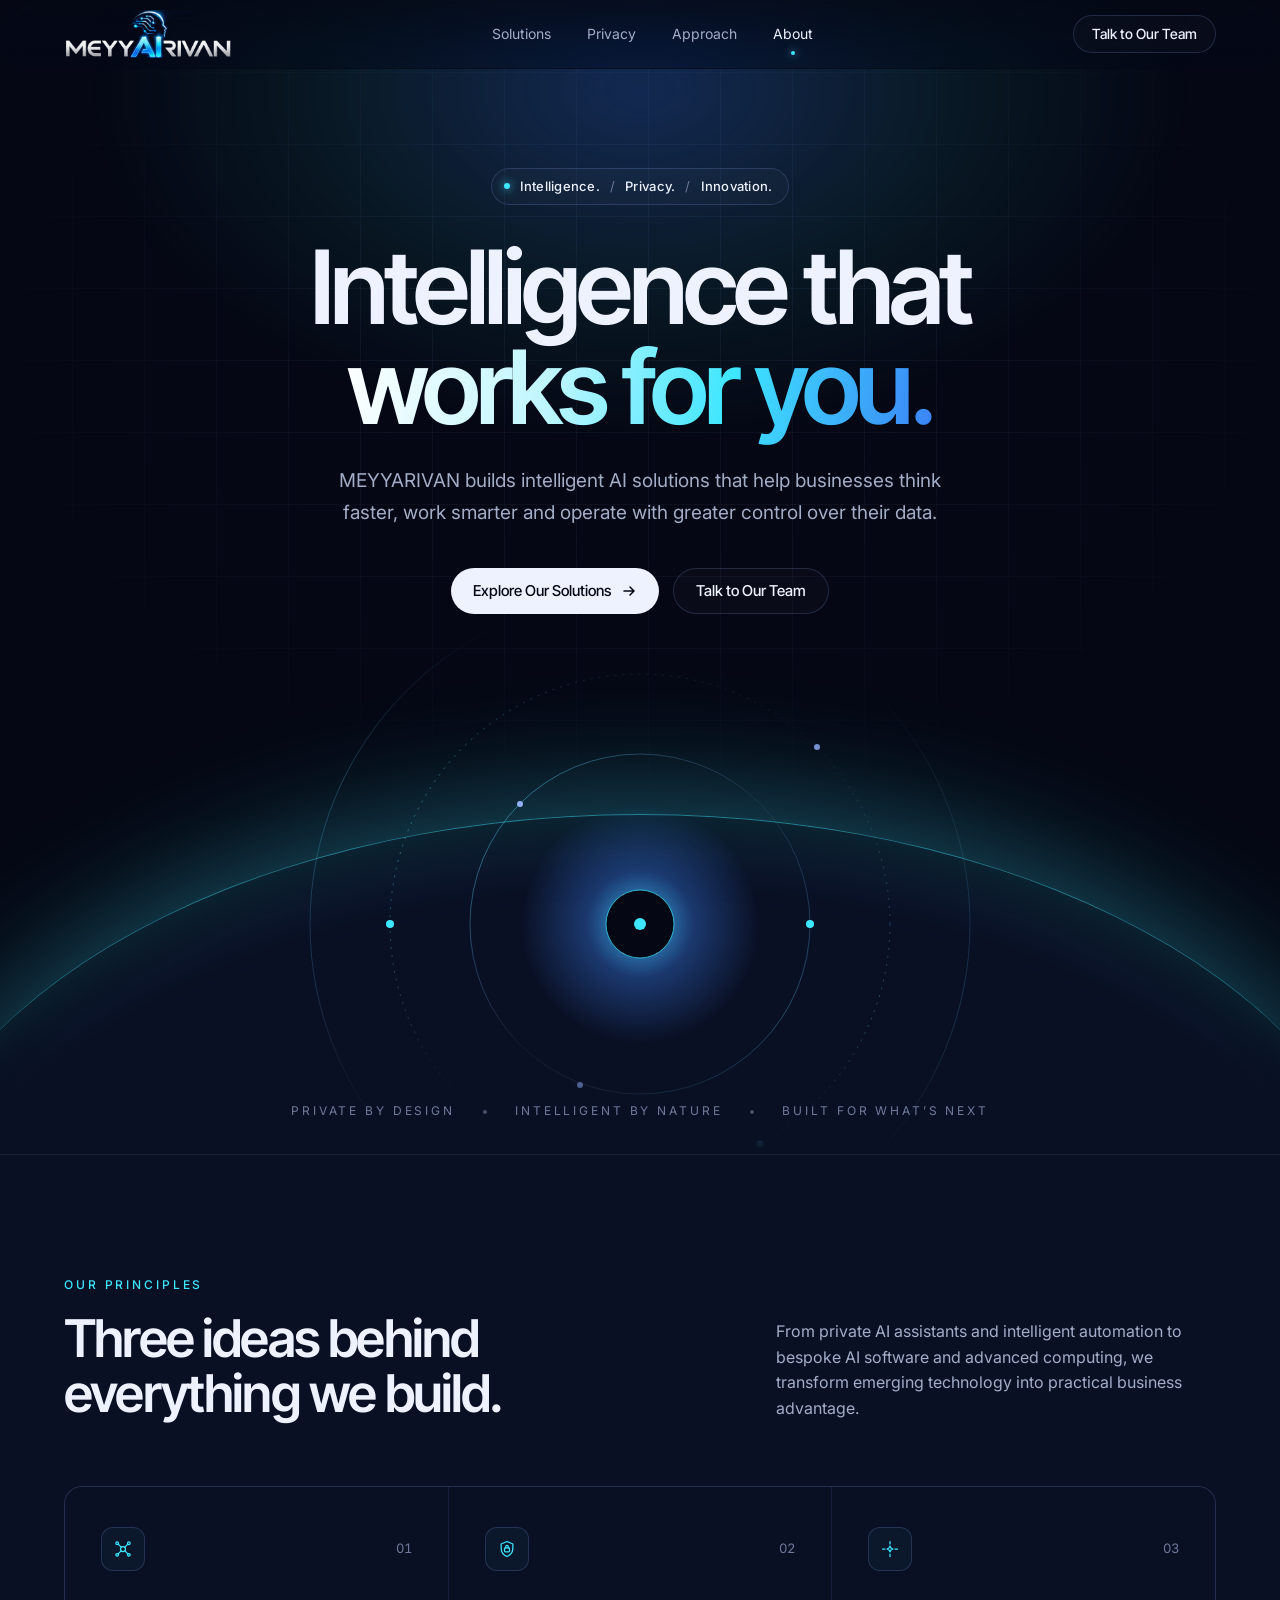
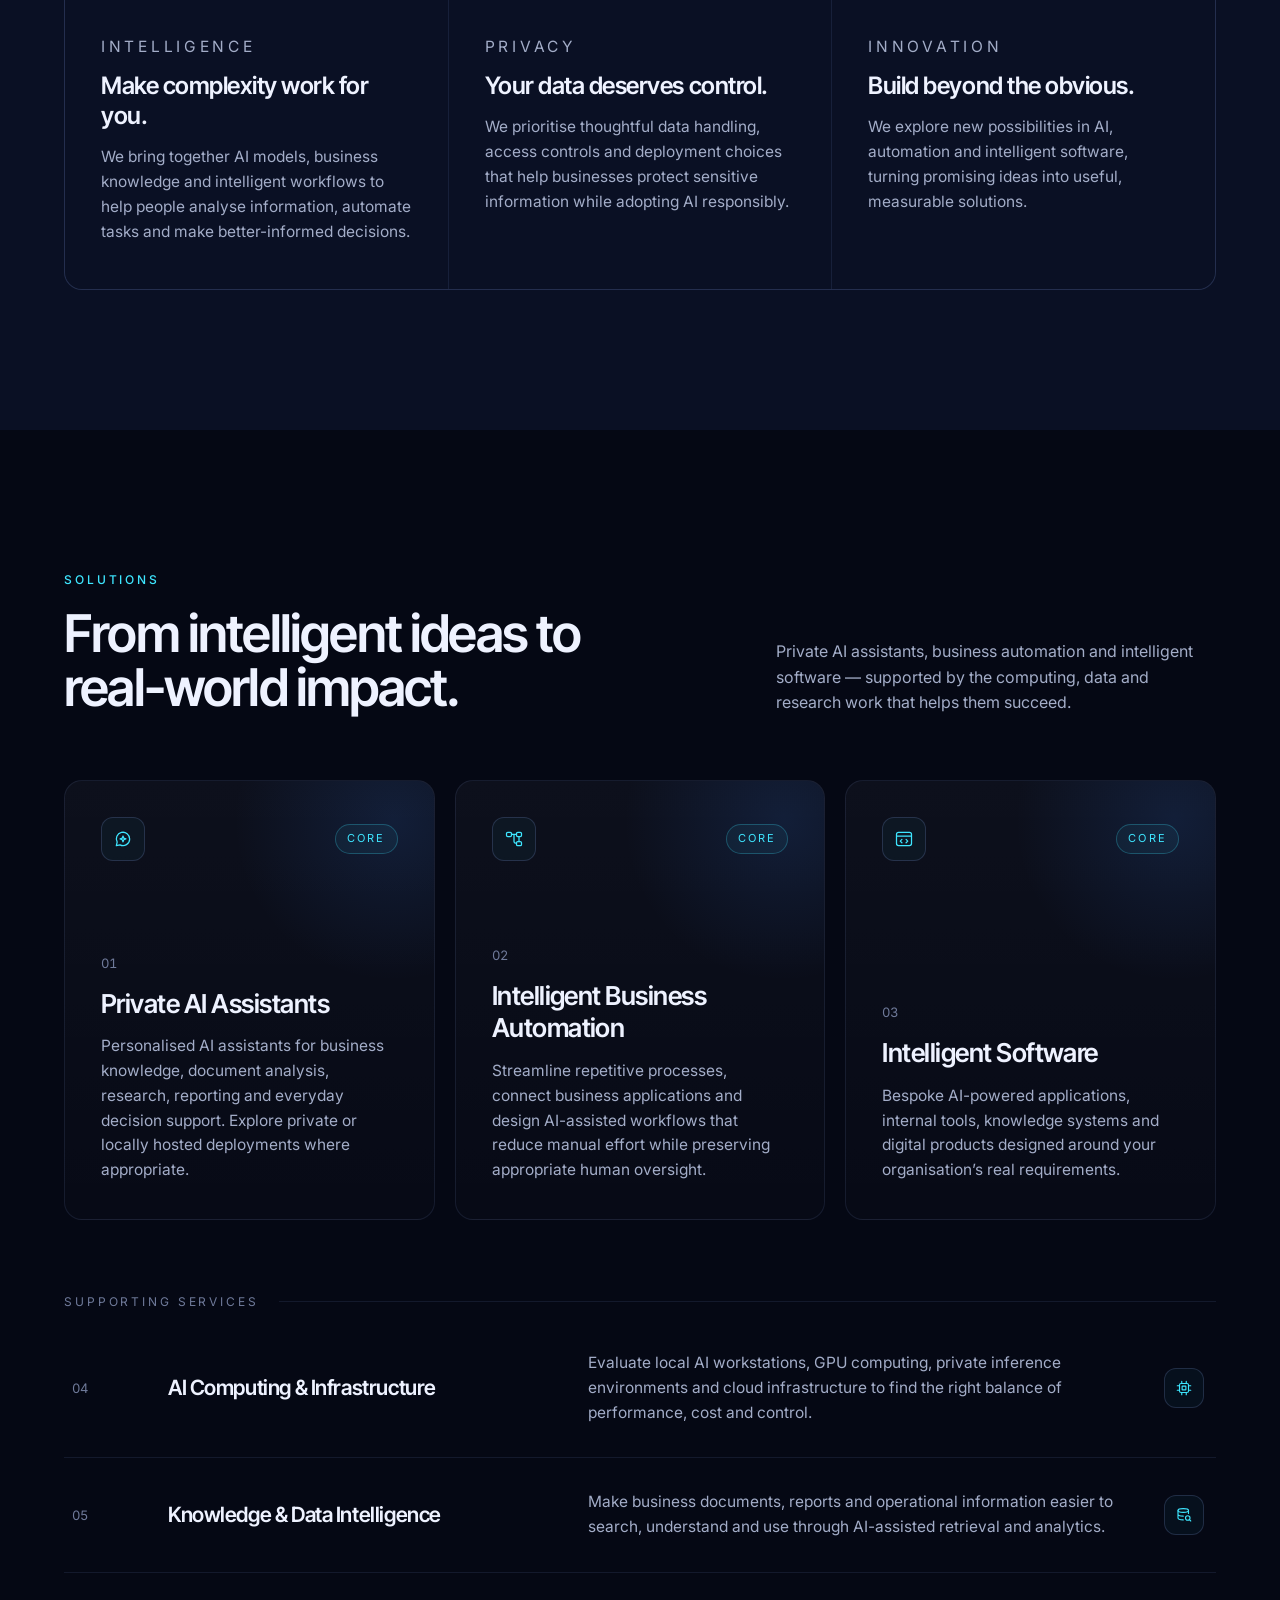
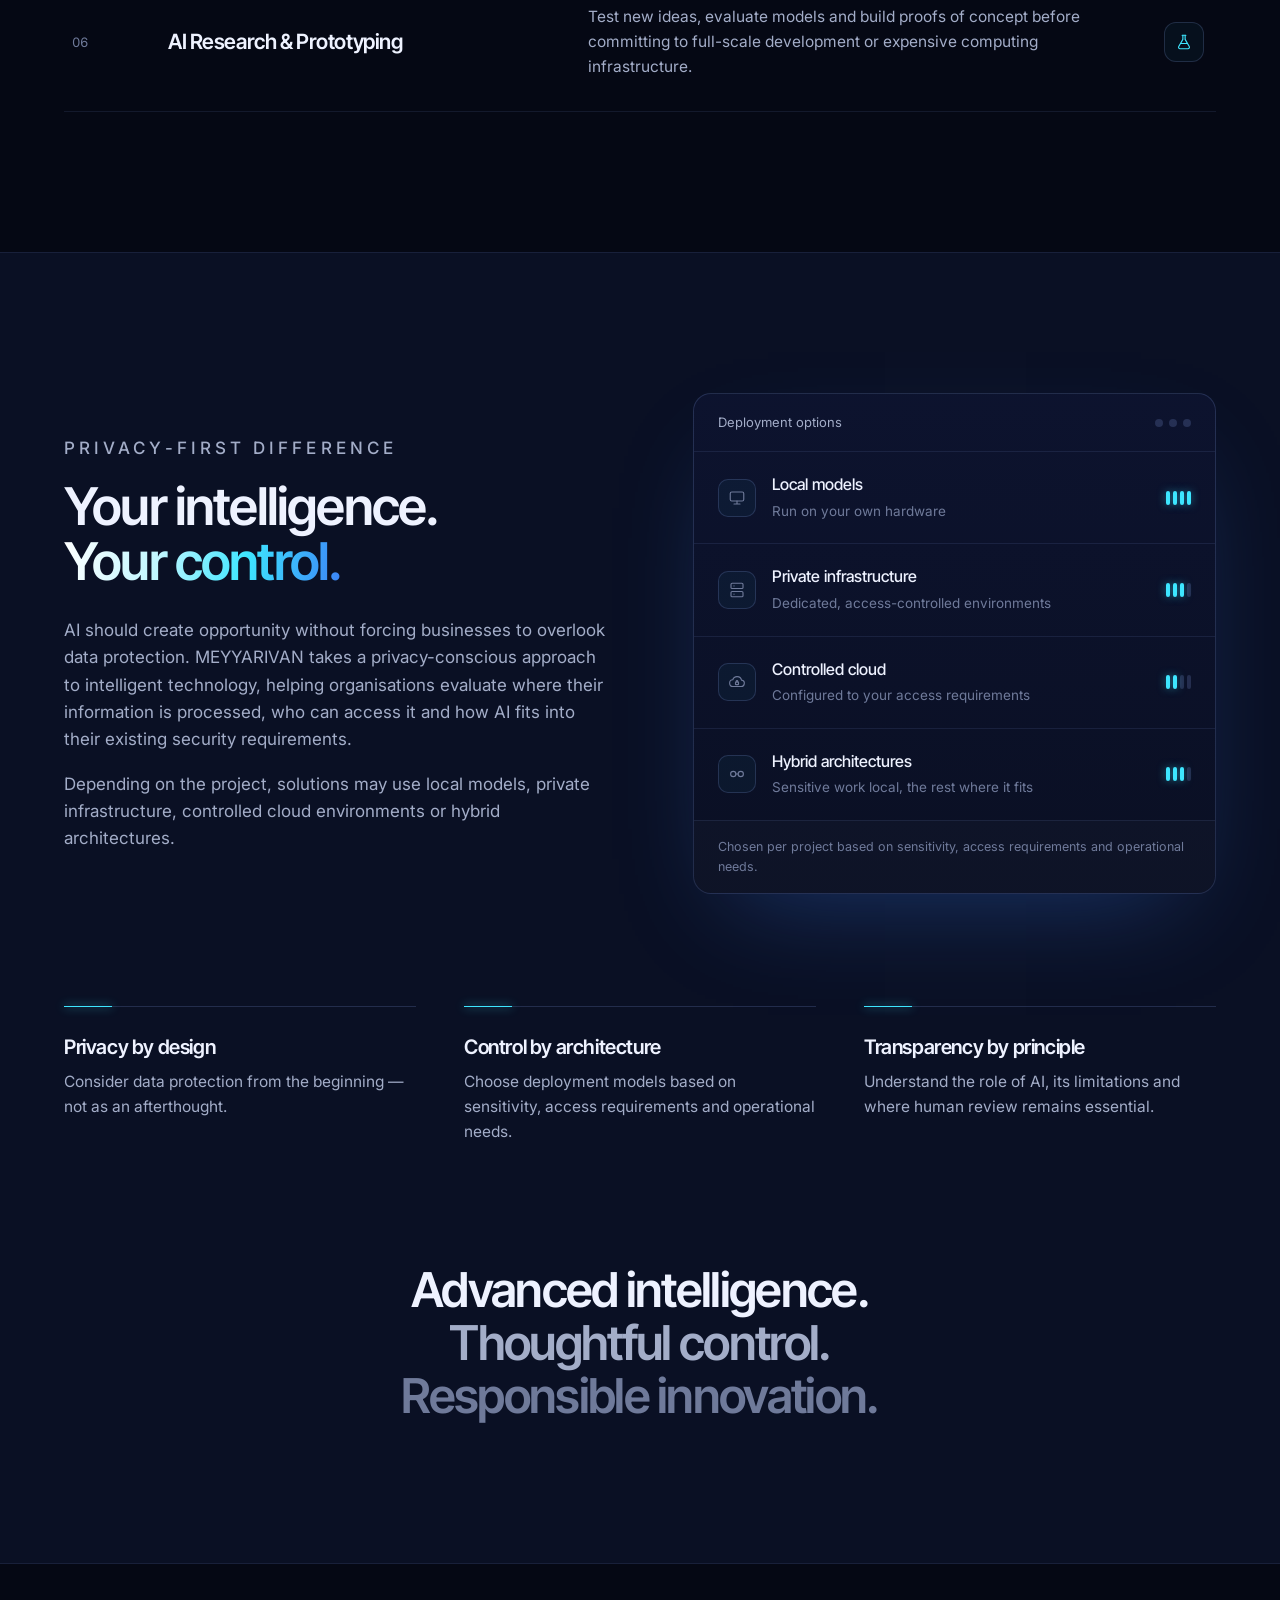
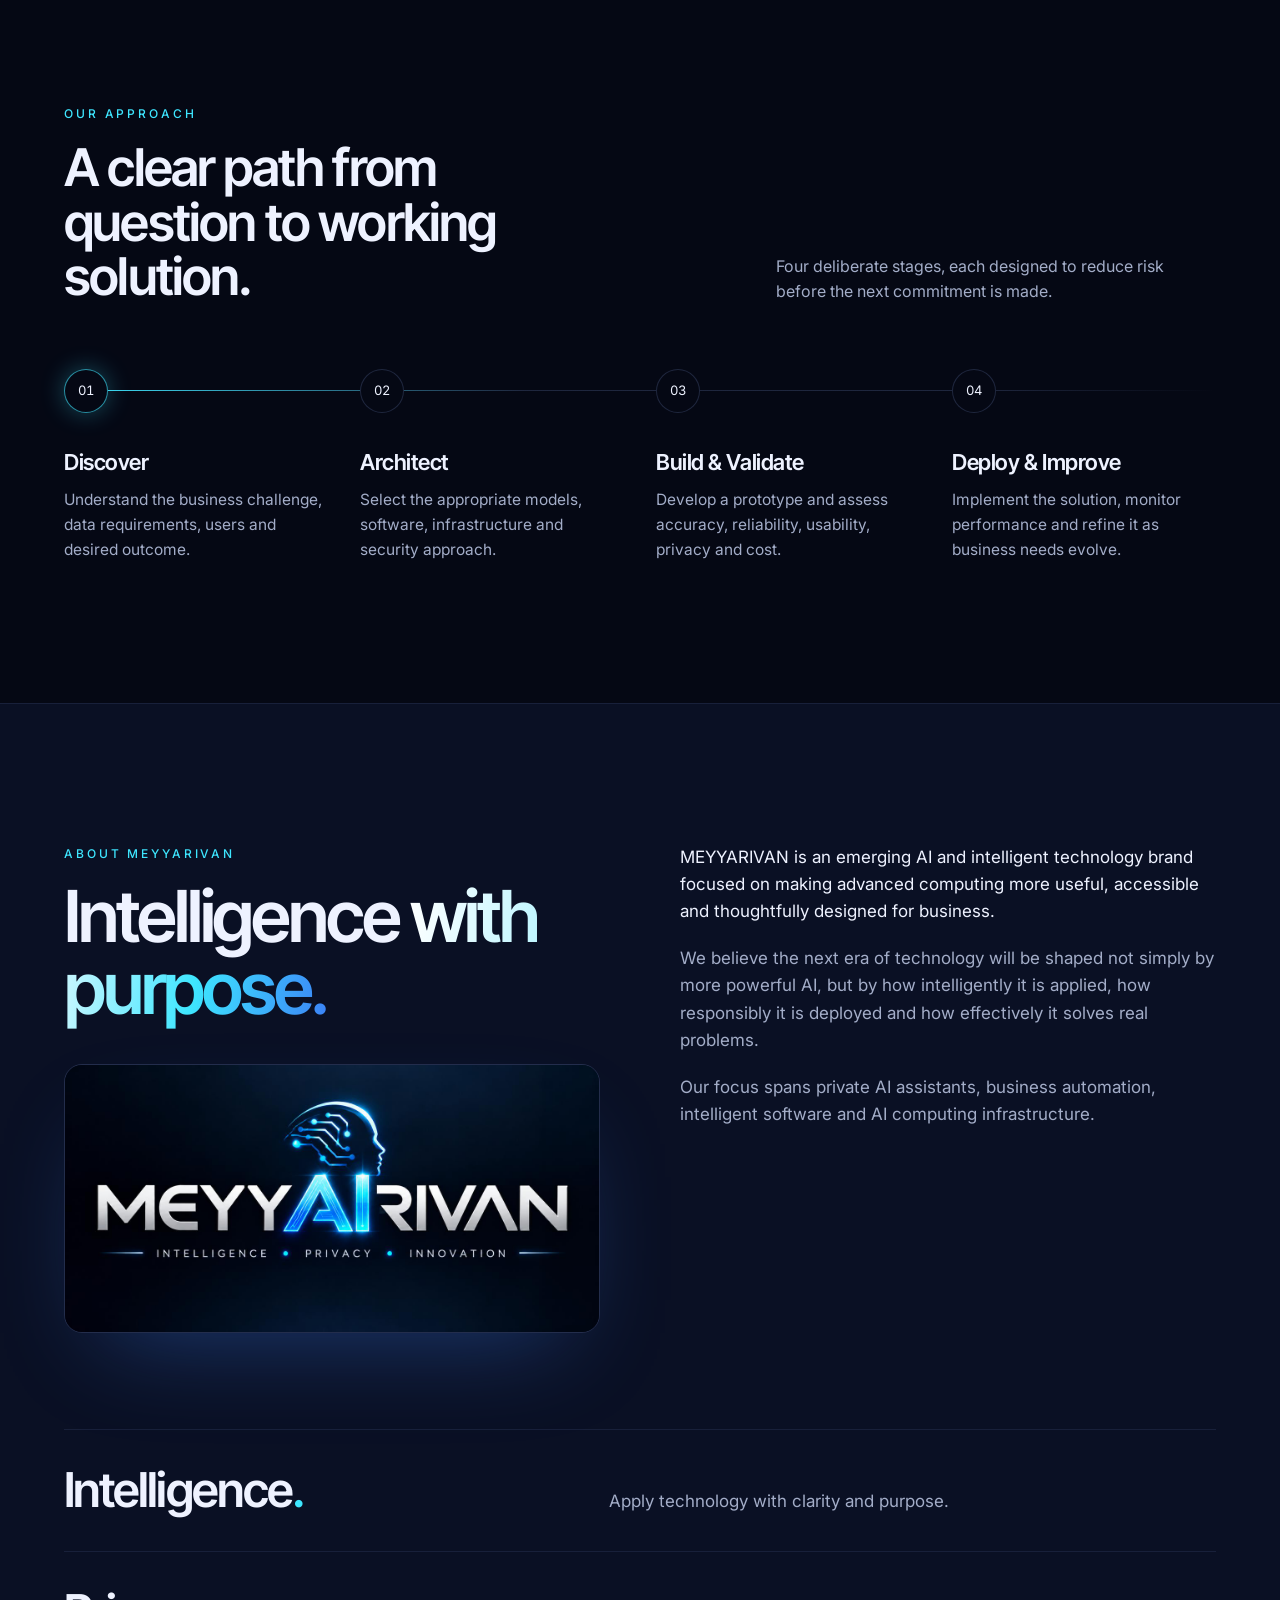
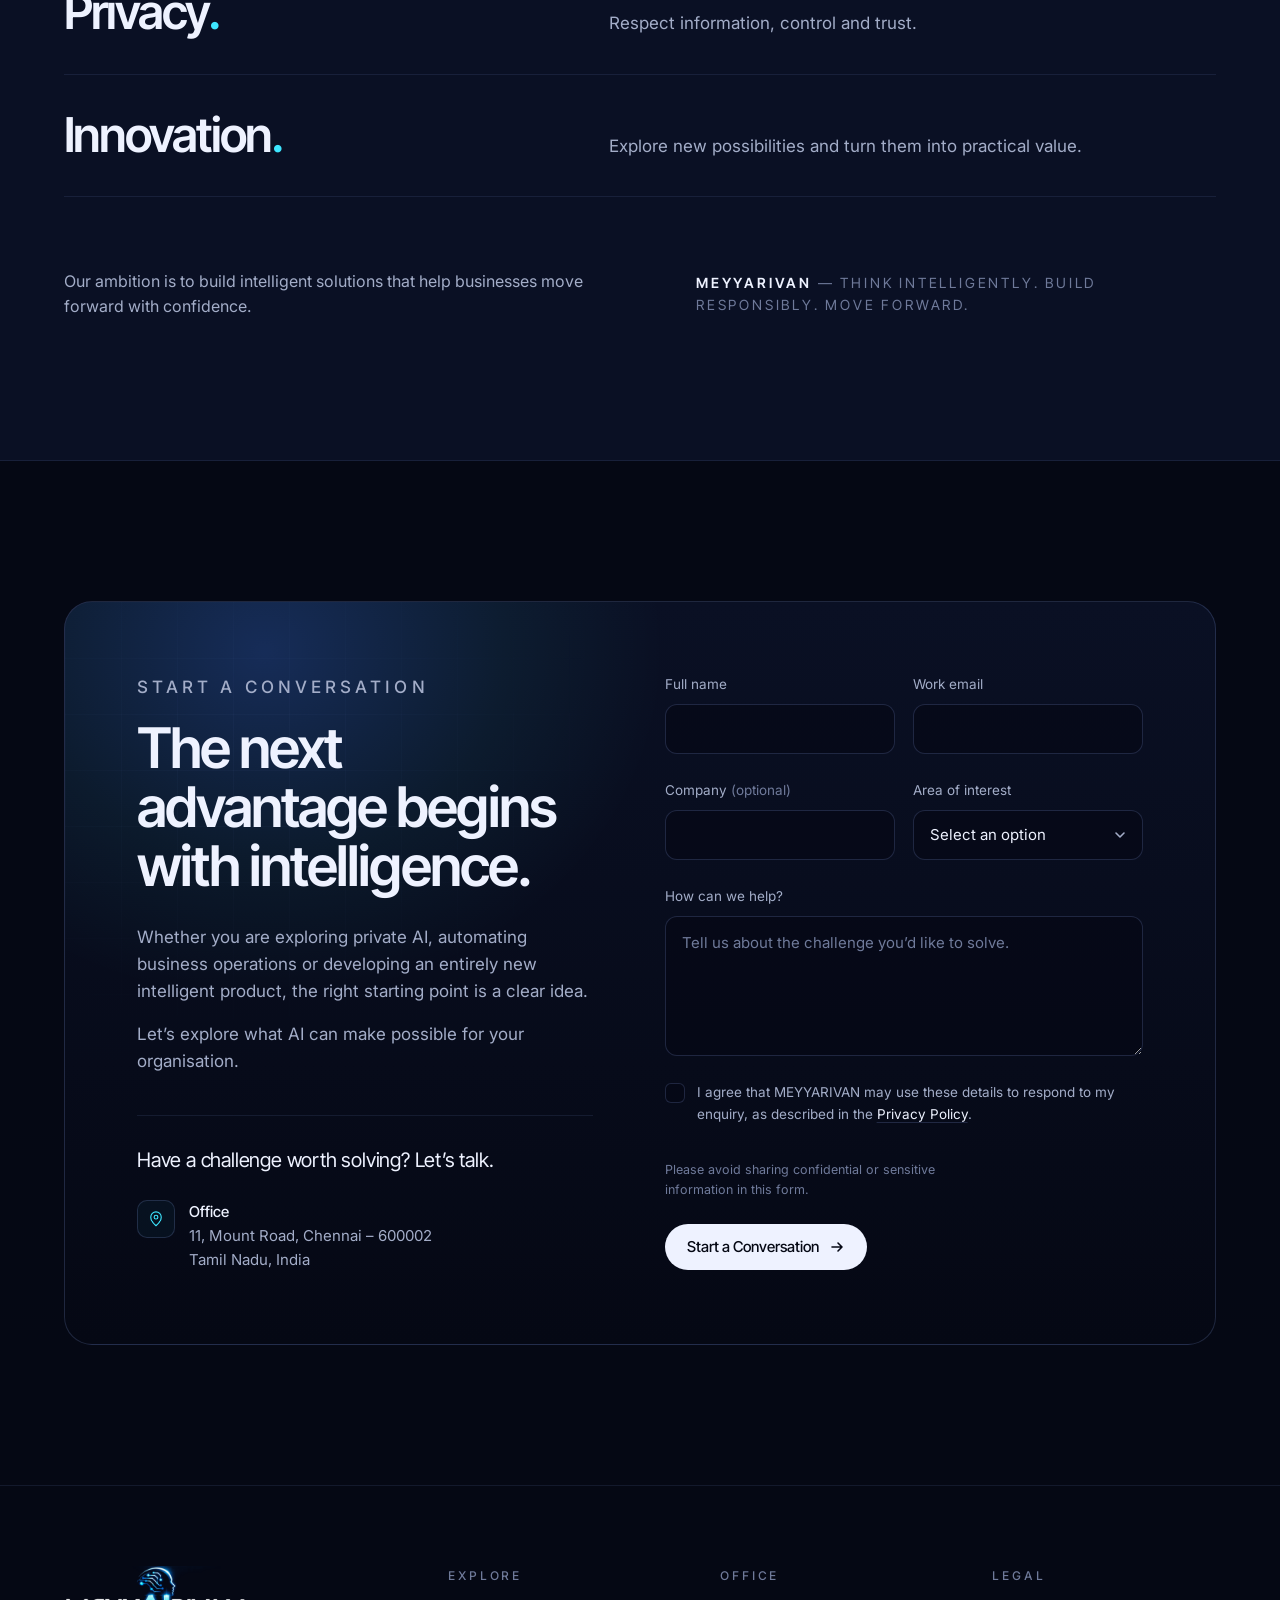
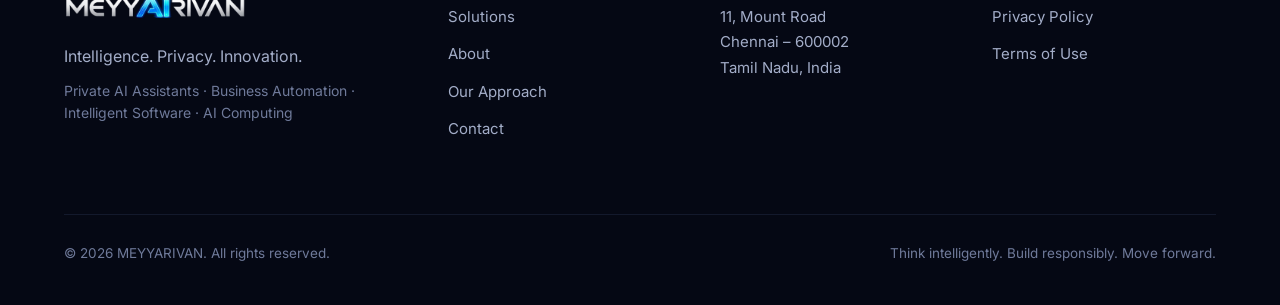
<file: index.html>
<!doctype html>
<html lang="en">
<head>
  <meta charset="utf-8" />
  <meta name="viewport" content="width=device-width, initial-scale=1" />
  <title>MEYYARIVAN | Private AI, Business Automation &amp; Intelligent Software</title>
  <meta name="description" content="Discover MEYYARIVAN, an AI technology brand focused on private AI assistants, intelligent business automation, custom AI software and secure computing solutions." />
  <link rel="canonical" href="https://meyyarivan.com/" />
  <meta name="theme-color" content="#050814" />

  <!-- Social sharing -->
  <meta property="og:type" content="website" />
  <meta property="og:site_name" content="MEYYARIVAN" />
  <meta property="og:title" content="MEYYARIVAN | Private AI, Business Automation &amp; Intelligent Software" />
  <meta property="og:description" content="Intelligence. Privacy. Innovation. Private AI assistants, intelligent business automation and bespoke AI software." />
  <meta property="og:url" content="https://jiametric.github.io/meyyarivan/" />
  <!-- Share-preview URLs use the GitHub Pages address; switch to https://meyyarivan.com/ once the domain is connected -->
  <meta property="og:image" content="https://jiametric.github.io/meyyarivan/assets/img/share.jpg" />
  <meta property="og:image:secure_url" content="https://jiametric.github.io/meyyarivan/assets/img/share.jpg" />
  <meta property="og:image:type" content="image/jpeg" />
  <meta property="og:image:width" content="1200" />
  <meta property="og:image:height" content="630" />
  <meta property="og:image:alt" content="MEYYARIVAN — Intelligence. Privacy. Innovation." />
  <meta name="twitter:card" content="summary_large_image" />
  <meta name="twitter:image" content="https://jiametric.github.io/meyyarivan/assets/img/share.jpg" />
  <meta name="twitter:title" content="MEYYARIVAN | Private AI, Business Automation &amp; Intelligent Software" />
  <meta name="twitter:description" content="Intelligence. Privacy. Innovation. Private AI assistants, intelligent business automation and bespoke AI software." />

  <link rel="icon" href="favicon.png" type="image/png" />
  <link rel="apple-touch-icon" href="apple-touch-icon.png" />
  <link rel="manifest" href="site.webmanifest" />

  <link rel="preconnect" href="https://fonts.googleapis.com" />
  <link rel="preconnect" href="https://fonts.gstatic.com" crossorigin />
  <link href="https://fonts.googleapis.com/css2?family=Inter+Tight:wght@400;500;600;700&family=Inter:wght@400;500&display=swap" rel="stylesheet" />
  <link rel="stylesheet" href="assets/css/styles.css" />
  <script>document.documentElement.classList.add('js');</script>

  <script type="application/ld+json">
  {
    "@context": "https://schema.org",
    "@type": "Organization",
    "name": "MEYYARIVAN",
    "url": "https://meyyarivan.com/",
    "logo": "https://meyyarivan.com/assets/img/logo-full.jpg",
    "slogan": "Intelligence. Privacy. Innovation.",
    "address": {
      "@type": "PostalAddress",
      "streetAddress": "11, Mount Road",
      "addressLocality": "Chennai",
      "postalCode": "600002",
      "addressRegion": "Tamil Nadu",
      "addressCountry": "IN"
    }
  }
  </script>
</head>
<body>
  <a class="skip-link" href="#main">Skip to content</a>

  <header class="header" id="top">
    <div class="container header-bar">
      <a href="#top" class="brand" aria-label="MEYYARIVAN — back to top">
        <img class="brand-logo" src="assets/img/logo-wordmark.png" width="480" height="137" alt="MEYYARIVAN" />
      </a>
      <nav class="nav" aria-label="Primary">
        <a href="#solutions">Solutions</a>
        <a href="#privacy">Privacy</a>
        <a href="#approach">Approach</a>
        <a href="#about">About</a>
      </nav>
      <div class="header-actions">
        <a href="#contact" class="btn btn-ghost btn-sm">Talk to Our Team</a>
        <button class="menu-toggle" type="button" aria-expanded="false" aria-controls="mobile-nav" aria-label="Open menu"><span></span></button>
      </div>
    </div>
    <nav class="container mobile-nav" id="mobile-nav" aria-label="Mobile">
      <a href="#solutions">Solutions</a>
      <a href="#privacy">Privacy</a>
      <a href="#approach">Approach</a>
      <a href="#about">About</a>
      <a href="#contact" class="btn btn-primary">Talk to Our Team</a>
    </nav>
  </header>

  <main id="main">

    <!-- ============ HERO ============ -->
    <section class="hero" aria-labelledby="hero-title">
      <div class="hero-grid" aria-hidden="true"></div>
      <div class="hero-glow" aria-hidden="true"></div>

      <div class="container hero-inner">
        <p class="eyebrow reveal d1">
          <span class="dot" aria-hidden="true"></span>
          <b>Intelligence.</b><span class="sep" aria-hidden="true">/</span><b>Privacy.</b><span class="sep" aria-hidden="true">/</span><b>Innovation.</b>
        </p>

        <h1 id="hero-title" class="reveal d2">Intelligence that <span class="gradient-text">works for you.</span></h1>

        <p class="lede reveal d3">
          MEYYARIVAN builds intelligent AI solutions that help businesses think faster, work smarter and operate with greater control over their data.
        </p>

        <div class="hero-ctas reveal d4">
          <a href="#solutions" class="btn btn-primary">
            Explore Our Solutions
            <svg width="16" height="16" viewBox="0 0 16 16" fill="none" aria-hidden="true"><path d="M3 8h10m0 0L9 4m4 4-4 4" stroke="currentColor" stroke-width="1.6" stroke-linecap="round" stroke-linejoin="round"/></svg>
          </a>
          <a href="#contact" class="btn btn-ghost">Talk to Our Team</a>
        </div>
      </div>

      <div class="orbit-wrap reveal d5" aria-hidden="true">
        <div class="horizon"></div>
        <svg class="orbit" viewBox="0 0 720 720" fill="none">
          <defs>
            <radialGradient id="core" cx="50%" cy="50%" r="50%">
              <stop offset="0%" stop-color="#3EE6FF" stop-opacity=".9"/>
              <stop offset="45%" stop-color="#3B82F6" stop-opacity=".35"/>
              <stop offset="100%" stop-color="#3B82F6" stop-opacity="0"/>
            </radialGradient>
            <linearGradient id="ring" x1="0" y1="0" x2="1" y2="1">
              <stop offset="0%" stop-color="#3EE6FF" stop-opacity=".55"/>
              <stop offset="50%" stop-color="#94B2FF" stop-opacity=".08"/>
              <stop offset="100%" stop-color="#3EE6FF" stop-opacity=".4"/>
            </linearGradient>
          </defs>
          <circle cx="360" cy="360" r="120" fill="url(#core)"/>
          <circle cx="360" cy="360" r="34" fill="#050814" stroke="#3EE6FF" stroke-opacity=".7"/>
          <circle cx="360" cy="360" r="6" fill="#3EE6FF"/>
          <g class="spin">
            <circle cx="360" cy="360" r="170" stroke="url(#ring)" stroke-width="1"/>
            <circle cx="530" cy="360" r="4" fill="#3EE6FF"/>
            <circle cx="240" cy="240" r="3" fill="#94B2FF"/>
            <circle cx="300" cy="521" r="3" fill="#94B2FF" class="pulse"/>
          </g>
          <g class="spin rev">
            <circle cx="360" cy="360" r="250" stroke="url(#ring)" stroke-width="1" stroke-dasharray="2 6"/>
            <circle cx="110" cy="360" r="4" fill="#3EE6FF" class="pulse"/>
            <circle cx="537" cy="183" r="3" fill="#94B2FF"/>
            <circle cx="480" cy="580" r="3.5" fill="#3EE6FF"/>
          </g>
          <g class="spin">
            <circle cx="360" cy="360" r="330" stroke="url(#ring)" stroke-width="1" stroke-opacity=".6"/>
            <circle cx="360" cy="30" r="3.5" fill="#3EE6FF"/>
            <circle cx="126" cy="593" r="3" fill="#94B2FF" class="pulse"/>
          </g>
        </svg>
        <p class="signature">
          <span>Private by design</span><span>Intelligent by nature</span><span>Built for what’s next</span>
        </p>
      </div>
    </section>

    <!-- ============ PILLARS ============ -->
    <section class="pillars" aria-labelledby="pillars-title">
      <div class="container">
        <div class="section-head fade">
          <div>
            <p class="kicker">Our principles</p>
            <h2 id="pillars-title">Three ideas behind everything we build.</h2>
          </div>
          <p>From private AI assistants and intelligent automation to bespoke AI software and advanced computing, we transform emerging technology into practical business advantage.</p>
        </div>

        <div class="cards fade">
          <article class="card">
            <div class="card-top">
              <span class="icon" aria-hidden="true">
                <svg width="20" height="20" viewBox="0 0 24 24" fill="none" stroke="currentColor" stroke-width="1.5" stroke-linecap="round"><circle cx="12" cy="12" r="3"/><circle cx="5" cy="5" r="1.6"/><circle cx="19" cy="5" r="1.6"/><circle cx="5" cy="19" r="1.6"/><circle cx="19" cy="19" r="1.6"/><path d="M6.2 6.2 9.8 9.8M17.8 6.2l-3.6 3.6M6.2 17.8l3.6-3.6M17.8 17.8l-3.6-3.6"/></svg>
              </span>
              <span class="card-num">01</span>
            </div>
            <p class="card-label">Intelligence</p>
            <h3>Make complexity work for you.</h3>
            <p>We bring together AI models, business knowledge and intelligent workflows to help people analyse information, automate tasks and make better-informed decisions.</p>
          </article>

          <article class="card">
            <div class="card-top">
              <span class="icon" aria-hidden="true">
                <svg width="20" height="20" viewBox="0 0 24 24" fill="none" stroke="currentColor" stroke-width="1.5" stroke-linecap="round" stroke-linejoin="round"><path d="M12 3 5 6v5c0 4.5 3 8.3 7 10 4-1.7 7-5.5 7-10V6l-7-3Z"/><rect x="9" y="10.5" width="6" height="5" rx="1"/><path d="M10.5 10.5V9a1.5 1.5 0 0 1 3 0v1.5"/></svg>
              </span>
              <span class="card-num">02</span>
            </div>
            <p class="card-label">Privacy</p>
            <h3>Your data deserves control.</h3>
            <p>We prioritise thoughtful data handling, access controls and deployment choices that help businesses protect sensitive information while adopting AI responsibly.</p>
          </article>

          <article class="card">
            <div class="card-top">
              <span class="icon" aria-hidden="true">
                <svg width="20" height="20" viewBox="0 0 24 24" fill="none" stroke="currentColor" stroke-width="1.5" stroke-linecap="round" stroke-linejoin="round"><path d="M12 3v3M12 18v3M3 12h3M18 12h3"/><path d="M12 8.5 13.2 10.8 15.5 12 13.2 13.2 12 15.5 10.8 13.2 8.5 12 10.8 10.8Z"/></svg>
              </span>
              <span class="card-num">03</span>
            </div>
            <p class="card-label">Innovation</p>
            <h3>Build beyond the obvious.</h3>
            <p>We explore new possibilities in AI, automation and intelligent software, turning promising ideas into useful, measurable solutions.</p>
          </article>
        </div>
      </div>
    </section>

    <!-- ============ SOLUTIONS ============ -->
    <section class="section" id="solutions" aria-labelledby="solutions-title">
      <div class="container">
        <div class="section-head fade">
          <div>
            <p class="kicker">Solutions</p>
            <h2 id="solutions-title">From intelligent ideas to real-world impact.</h2>
          </div>
          <p>Private AI assistants, business automation and intelligent software — supported by the computing, data and research work that helps them succeed.</p>
        </div>

        <div class="solutions-primary">
          <article class="sol-card fade">
            <div class="sol-top">
              <span class="icon" aria-hidden="true">
                <svg width="20" height="20" viewBox="0 0 24 24" fill="none" stroke="currentColor" stroke-width="1.5" stroke-linecap="round" stroke-linejoin="round"><path d="M20 12a8 8 0 0 1-11.6 7.1L4 20l1-4.2A8 8 0 1 1 20 12Z"/><path d="M12 8.5 12.9 11l2.6.9-2.6 1-.9 2.6-.9-2.6-2.6-1 2.6-.9Z"/></svg>
              </span>
              <span class="tag">Core</span>
            </div>
            <div>
              <span class="num">01</span>
              <h3>Private AI Assistants</h3>
              <p>Personalised AI assistants for business knowledge, document analysis, research, reporting and everyday decision support. Explore private or locally hosted deployments where appropriate.</p>
            </div>
          </article>

          <article class="sol-card fade">
            <div class="sol-top">
              <span class="icon" aria-hidden="true">
                <svg width="20" height="20" viewBox="0 0 24 24" fill="none" stroke="currentColor" stroke-width="1.5" stroke-linecap="round" stroke-linejoin="round"><rect x="3" y="4" width="6" height="5" rx="1.5"/><rect x="15" y="15" width="6" height="5" rx="1.5"/><rect x="15" y="4" width="6" height="5" rx="1.5"/><path d="M9 6.5h6M18 9v6M12 6.5v8.5a2 2 0 0 0 2 2h1"/></svg>
              </span>
              <span class="tag">Core</span>
            </div>
            <div>
              <span class="num">02</span>
              <h3>Intelligent Business Automation</h3>
              <p>Streamline repetitive processes, connect business applications and design AI-assisted workflows that reduce manual effort while preserving appropriate human oversight.</p>
            </div>
          </article>

          <article class="sol-card fade">
            <div class="sol-top">
              <span class="icon" aria-hidden="true">
                <svg width="20" height="20" viewBox="0 0 24 24" fill="none" stroke="currentColor" stroke-width="1.5" stroke-linecap="round" stroke-linejoin="round"><rect x="3" y="4" width="18" height="16" rx="2.5"/><path d="M3 8.5h18M9.5 12.5 7.5 14.5l2 2M14.5 12.5l2 2-2 2"/></svg>
              </span>
              <span class="tag">Core</span>
            </div>
            <div>
              <span class="num">03</span>
              <h3>Intelligent Software</h3>
              <p>Bespoke AI-powered applications, internal tools, knowledge systems and digital products designed around your organisation’s real requirements.</p>
            </div>
          </article>
        </div>

        <div class="solutions-secondary fade">
          <p class="sub-head">Supporting services</p>

          <article class="sol-row">
            <span class="num">04</span>
            <h3>AI Computing &amp; Infrastructure</h3>
            <p>Evaluate local AI workstations, GPU computing, private inference environments and cloud infrastructure to find the right balance of performance, cost and control.</p>
            <span class="icon" aria-hidden="true">
              <svg width="18" height="18" viewBox="0 0 24 24" fill="none" stroke="currentColor" stroke-width="1.5" stroke-linecap="round" stroke-linejoin="round"><rect x="6" y="6" width="12" height="12" rx="2"/><rect x="9.5" y="9.5" width="5" height="5" rx=".5"/><path d="M9 3v3M15 3v3M9 18v3M15 18v3M3 9h3M3 15h3M18 9h3M18 15h3"/></svg>
            </span>
          </article>

          <article class="sol-row">
            <span class="num">05</span>
            <h3>Knowledge &amp; Data Intelligence</h3>
            <p>Make business documents, reports and operational information easier to search, understand and use through AI-assisted retrieval and analytics.</p>
            <span class="icon" aria-hidden="true">
              <svg width="18" height="18" viewBox="0 0 24 24" fill="none" stroke="currentColor" stroke-width="1.5" stroke-linecap="round" stroke-linejoin="round"><ellipse cx="11" cy="6" rx="7" ry="2.5"/><path d="M4 6v10c0 1.4 3.1 2.5 7 2.5M18 6v4M4 11c0 1.4 3.1 2.5 7 2.5"/><circle cx="17" cy="16" r="3"/><path d="m19.2 18.2 1.8 1.8"/></svg>
            </span>
          </article>

          <article class="sol-row">
            <span class="num">06</span>
            <h3>AI Research &amp; Prototyping</h3>
            <p>Test new ideas, evaluate models and build proofs of concept before committing to full-scale development or expensive computing infrastructure.</p>
            <span class="icon" aria-hidden="true">
              <svg width="18" height="18" viewBox="0 0 24 24" fill="none" stroke="currentColor" stroke-width="1.5" stroke-linecap="round" stroke-linejoin="round"><path d="M9.5 3h5M10.5 3v5.5L5 18a2 2 0 0 0 1.7 3h10.6a2 2 0 0 0 1.7-3l-5.5-9.5V3"/><path d="M7.5 14h9"/></svg>
            </span>
          </article>
        </div>
      </div>
    </section>

    <!-- ============ PRIVACY ============ -->
    <section class="section section-alt" id="privacy" aria-labelledby="privacy-title">
      <div class="container">
        <div class="privacy-grid">
          <div class="privacy-copy fade">
            <p class="kicker">Privacy-first difference</p>
            <h2 id="privacy-title">Your intelligence. <span class="gradient-text">Your control.</span></h2>
            <p>AI should create opportunity without forcing businesses to overlook data protection. MEYYARIVAN takes a privacy-conscious approach to intelligent technology, helping organisations evaluate where their information is processed, who can access it and how AI fits into their existing security requirements.</p>
            <p>Depending on the project, solutions may use local models, private infrastructure, controlled cloud environments or hybrid architectures.</p>
          </div>

          <div class="deploy-panel fade" role="group" aria-label="Deployment options">
            <div class="deploy-head">
              <span>Deployment options</span>
              <span class="lights" aria-hidden="true"><i></i><i></i><i></i></span>
            </div>
            <ul class="deploy-list">
              <li>
                <span class="icon" aria-hidden="true"><svg width="18" height="18" viewBox="0 0 24 24" fill="none" stroke="currentColor" stroke-width="1.5" stroke-linecap="round" stroke-linejoin="round"><rect x="3" y="4" width="18" height="12" rx="2"/><path d="M8 20h8M12 16v4"/></svg></span>
                <div><strong>Local models</strong><span>Run on your own hardware</span></div>
                <span class="meter" aria-hidden="true"><i class="on"></i><i class="on"></i><i class="on"></i><i class="on"></i></span>
              </li>
              <li>
                <span class="icon" aria-hidden="true"><svg width="18" height="18" viewBox="0 0 24 24" fill="none" stroke="currentColor" stroke-width="1.5" stroke-linecap="round" stroke-linejoin="round"><rect x="4" y="3" width="16" height="7" rx="1.5"/><rect x="4" y="14" width="16" height="7" rx="1.5"/><path d="M8 6.5h.01M8 17.5h.01"/></svg></span>
                <div><strong>Private infrastructure</strong><span>Dedicated, access-controlled environments</span></div>
                <span class="meter" aria-hidden="true"><i class="on"></i><i class="on"></i><i class="on"></i><i></i></span>
              </li>
              <li>
                <span class="icon" aria-hidden="true"><svg width="18" height="18" viewBox="0 0 24 24" fill="none" stroke="currentColor" stroke-width="1.5" stroke-linecap="round" stroke-linejoin="round"><path d="M7 18a4.5 4.5 0 0 1-.6-9A6 6 0 0 1 18 9.5 4 4 0 0 1 17 18Z"/><rect x="10" y="12" width="4" height="3.5" rx=".6"/><path d="M11 12v-1a1 1 0 0 1 2 0v1"/></svg></span>
                <div><strong>Controlled cloud</strong><span>Configured to your access requirements</span></div>
                <span class="meter" aria-hidden="true"><i class="on"></i><i class="on"></i><i></i><i></i></span>
              </li>
              <li>
                <span class="icon" aria-hidden="true"><svg width="18" height="18" viewBox="0 0 24 24" fill="none" stroke="currentColor" stroke-width="1.5" stroke-linecap="round" stroke-linejoin="round"><circle cx="7" cy="12" r="3.5"/><circle cx="17" cy="12" r="3.5"/><path d="M10.5 12h3"/></svg></span>
                <div><strong>Hybrid architectures</strong><span>Sensitive work local, the rest where it fits</span></div>
                <span class="meter" aria-hidden="true"><i class="on"></i><i class="on"></i><i class="on"></i><i></i></span>
              </li>
            </ul>
            <p class="deploy-foot">Chosen per project based on sensitivity, access requirements and operational needs.</p>
          </div>
        </div>

        <div class="principles">
          <div class="principle fade">
            <h3>Privacy by design</h3>
            <p>Consider data protection from the beginning — not as an afterthought.</p>
          </div>
          <div class="principle fade">
            <h3>Control by architecture</h3>
            <p>Choose deployment models based on sensitivity, access requirements and operational needs.</p>
          </div>
          <div class="principle fade">
            <h3>Transparency by principle</h3>
            <p>Understand the role of AI, its limitations and where human review remains essential.</p>
          </div>
        </div>

        <p class="statement fade">
          <span>Advanced intelligence.</span>
          <span>Thoughtful control.</span>
          <span>Responsible innovation.</span>
        </p>
      </div>
    </section>

    <!-- ============ APPROACH ============ -->
    <section class="section" id="approach" aria-labelledby="approach-title">
      <div class="container">
        <div class="section-head fade">
          <div>
            <p class="kicker">Our approach</p>
            <h2 id="approach-title">A clear path from question to working solution.</h2>
          </div>
          <p>Four deliberate stages, each designed to reduce risk before the next commitment is made.</p>
        </div>

        <ol class="steps">
          <li class="step fade">
            <span class="step-node">01</span>
            <h3>Discover</h3>
            <p>Understand the business challenge, data requirements, users and desired outcome.</p>
          </li>
          <li class="step fade">
            <span class="step-node">02</span>
            <h3>Architect</h3>
            <p>Select the appropriate models, software, infrastructure and security approach.</p>
          </li>
          <li class="step fade">
            <span class="step-node">03</span>
            <h3>Build &amp; Validate</h3>
            <p>Develop a prototype and assess accuracy, reliability, usability, privacy and cost.</p>
          </li>
          <li class="step fade">
            <span class="step-node">04</span>
            <h3>Deploy &amp; Improve</h3>
            <p>Implement the solution, monitor performance and refine it as business needs evolve.</p>
          </li>
        </ol>
      </div>
    </section>

    <!-- ============ ABOUT ============ -->
    <section class="section section-alt" id="about" aria-labelledby="about-title">
      <div class="container">
        <div class="about-top">
          <div class="fade">
            <p class="kicker">About MEYYARIVAN</p>
            <h2 id="about-title">Intelligence <span class="gradient-text">with purpose.</span></h2>
            <figure class="about-logo">
              <img src="assets/img/logo-full.jpg" width="1280" height="640" loading="lazy" alt="MEYYARIVAN logo with the tagline Intelligence, Privacy, Innovation" />
            </figure>
          </div>
          <div class="about-copy fade">
            <p class="strong">MEYYARIVAN is an emerging AI and intelligent technology brand focused on making advanced computing more useful, accessible and thoughtfully designed for business.</p>
            <p>We believe the next era of technology will be shaped not simply by more powerful AI, but by how intelligently it is applied, how responsibly it is deployed and how effectively it solves real problems.</p>
            <p>Our focus spans private AI assistants, business automation, intelligent software and AI computing infrastructure.</p>
          </div>
        </div>

        <div class="values">
          <div class="value fade">
            <h3>Intelligence<em>.</em></h3>
            <p>Apply technology with clarity and purpose.</p>
          </div>
          <div class="value fade">
            <h3>Privacy<em>.</em></h3>
            <p>Respect information, control and trust.</p>
          </div>
          <div class="value fade">
            <h3>Innovation<em>.</em></h3>
            <p>Explore new possibilities and turn them into practical value.</p>
          </div>
        </div>

        <div class="signoff fade">
          <p>Our ambition is to build intelligent solutions that help businesses move forward with confidence.</p>
          <p class="sig"><b>MEYYARIVAN</b> — Think intelligently. Build responsibly. Move forward.</p>
        </div>
      </div>
    </section>

    <!-- ============ CONTACT ============ -->
    <section class="contact" id="contact" aria-labelledby="contact-title">
      <div class="container">
        <div class="contact-panel fade">
          <div class="contact-copy">
            <p class="kicker">Start a conversation</p>
            <h2 id="contact-title">The next advantage begins with intelligence.</h2>
            <p>Whether you are exploring private AI, automating business operations or developing an entirely new intelligent product, the right starting point is a clear idea.</p>
            <p>Let’s explore what AI can make possible for your organisation.</p>
            <p class="talk">Have a challenge worth solving? Let’s talk.</p>
            <address class="contact-address">
              <span class="icon" aria-hidden="true"><svg width="18" height="18" viewBox="0 0 24 24" fill="none" stroke="currentColor" stroke-width="1.5" stroke-linecap="round" stroke-linejoin="round"><path d="M12 21s-7-6.1-7-11.5a7 7 0 0 1 14 0C19 14.9 12 21 12 21Z"/><circle cx="12" cy="9.5" r="2.5"/></svg></span>
              <span><b>Office</b>11, Mount Road, Chennai – 600002<br />Tamil Nadu, India</span>
            </address>
          </div>

          <!--
            FORMSPREE: paste your form endpoint into action, e.g. https://formspree.io/f/abcdwxyz
            (Formspree dashboard → your form → Integration). JavaScript submits it in-page; without JS it posts normally.
          -->
          <form class="form" id="enquiry-form" novalidate method="POST" action="">
            <input type="hidden" name="_subject" value="New enquiry from meyyarivan.com" />
            <div class="field">
              <label for="f-name">Full name</label>
              <input class="input" id="f-name" name="name" type="text" autocomplete="name" required aria-describedby="e-name" />
              <p class="error" id="e-name" role="alert"></p>
            </div>
            <div class="field">
              <label for="f-email">Work email</label>
              <input class="input" id="f-email" name="email" type="email" autocomplete="email" required aria-describedby="e-email" />
              <p class="error" id="e-email" role="alert"></p>
            </div>
            <div class="field">
              <label for="f-company">Company <span class="opt">(optional)</span></label>
              <input class="input" id="f-company" name="company" type="text" autocomplete="organization" />
            </div>
            <div class="field">
              <label for="f-interest">Area of interest</label>
              <select class="input" id="f-interest" name="interest" required aria-describedby="e-interest">
                <option value="">Select an option</option>
                <option>Private AI Assistants</option>
                <option>Intelligent Business Automation</option>
                <option>Intelligent Software</option>
                <option>AI Computing &amp; Infrastructure</option>
                <option>Knowledge &amp; Data Intelligence</option>
                <option>AI Research &amp; Prototyping</option>
                <option>Something else</option>
              </select>
              <p class="error" id="e-interest" role="alert"></p>
            </div>
            <div class="field full">
              <label for="f-message">How can we help?</label>
              <textarea class="input" id="f-message" name="message" required minlength="20" maxlength="4000" aria-describedby="e-message" placeholder="Tell us about the challenge you’d like to solve."></textarea>
              <p class="error" id="e-message" role="alert"></p>
            </div>

            <div class="hp" aria-hidden="true">
              <label for="f-website">Leave this field empty</label>
              <input id="f-website" name="_gotcha" type="text" tabindex="-1" autocomplete="off" />
            </div>

            <div class="field full">
              <label class="check" for="f-consent">
                <input id="f-consent" name="consent" type="checkbox" required aria-describedby="e-consent" />
                <span>I agree that MEYYARIVAN may use these details to respond to my enquiry, as described in the <a href="privacy.html">Privacy Policy</a>.</span>
              </label>
              <p class="error" id="e-consent" role="alert"></p>
            </div>

            <div class="form-status" id="form-status" role="status" aria-live="polite"></div>

            <div class="form-actions">
              <p class="form-note">Please avoid sharing confidential or sensitive information in this form.</p>
              <button class="btn btn-primary" type="submit">
                Start a Conversation
                <span class="spinner" aria-hidden="true"></span>
                <svg class="arrow" width="16" height="16" viewBox="0 0 16 16" fill="none" aria-hidden="true"><path d="M3 8h10m0 0L9 4m4 4-4 4" stroke="currentColor" stroke-width="1.6" stroke-linecap="round" stroke-linejoin="round"/></svg>
              </button>
            </div>
          </form>
        </div>
      </div>
    </section>
  </main>

  <!-- ============ FOOTER ============ -->
  <footer class="footer">
    <div class="container">
      <div class="footer-top">
        <div class="footer-brand">
          <a href="#top" class="brand" aria-label="MEYYARIVAN — back to top"><img class="brand-logo" src="assets/img/logo-wordmark.png" width="480" height="137" alt="MEYYARIVAN" /></a>
          <p>Intelligence. Privacy. Innovation.</p>
          <p class="services">Private AI Assistants · Business Automation · Intelligent Software · AI Computing</p>
        </div>
        <div>
          <h4>Explore</h4>
          <ul>
            <li><a href="#solutions">Solutions</a></li>
            <li><a href="#about">About</a></li>
            <li><a href="#approach">Our Approach</a></li>
            <li><a href="#contact">Contact</a></li>
          </ul>
        </div>
        <div>
          <h4>Office</h4>
          <address class="footer-address">11, Mount Road<br />Chennai – 600002<br />Tamil Nadu, India</address>
        </div>
        <div>
          <h4>Legal</h4>
          <ul>
            <li><a href="privacy.html">Privacy Policy</a></li>
            <li><a href="terms.html">Terms of Use</a></li>
          </ul>
        </div>
      </div>
      <div class="footer-bottom">
        <p>© 2026 MEYYARIVAN. All rights reserved.</p>
        <p>Think intelligently. Build responsibly. Move forward.</p>
      </div>
    </div>
  </footer>

  <script src="assets/js/main.js" defer></script>
</body>
</html>
</file>
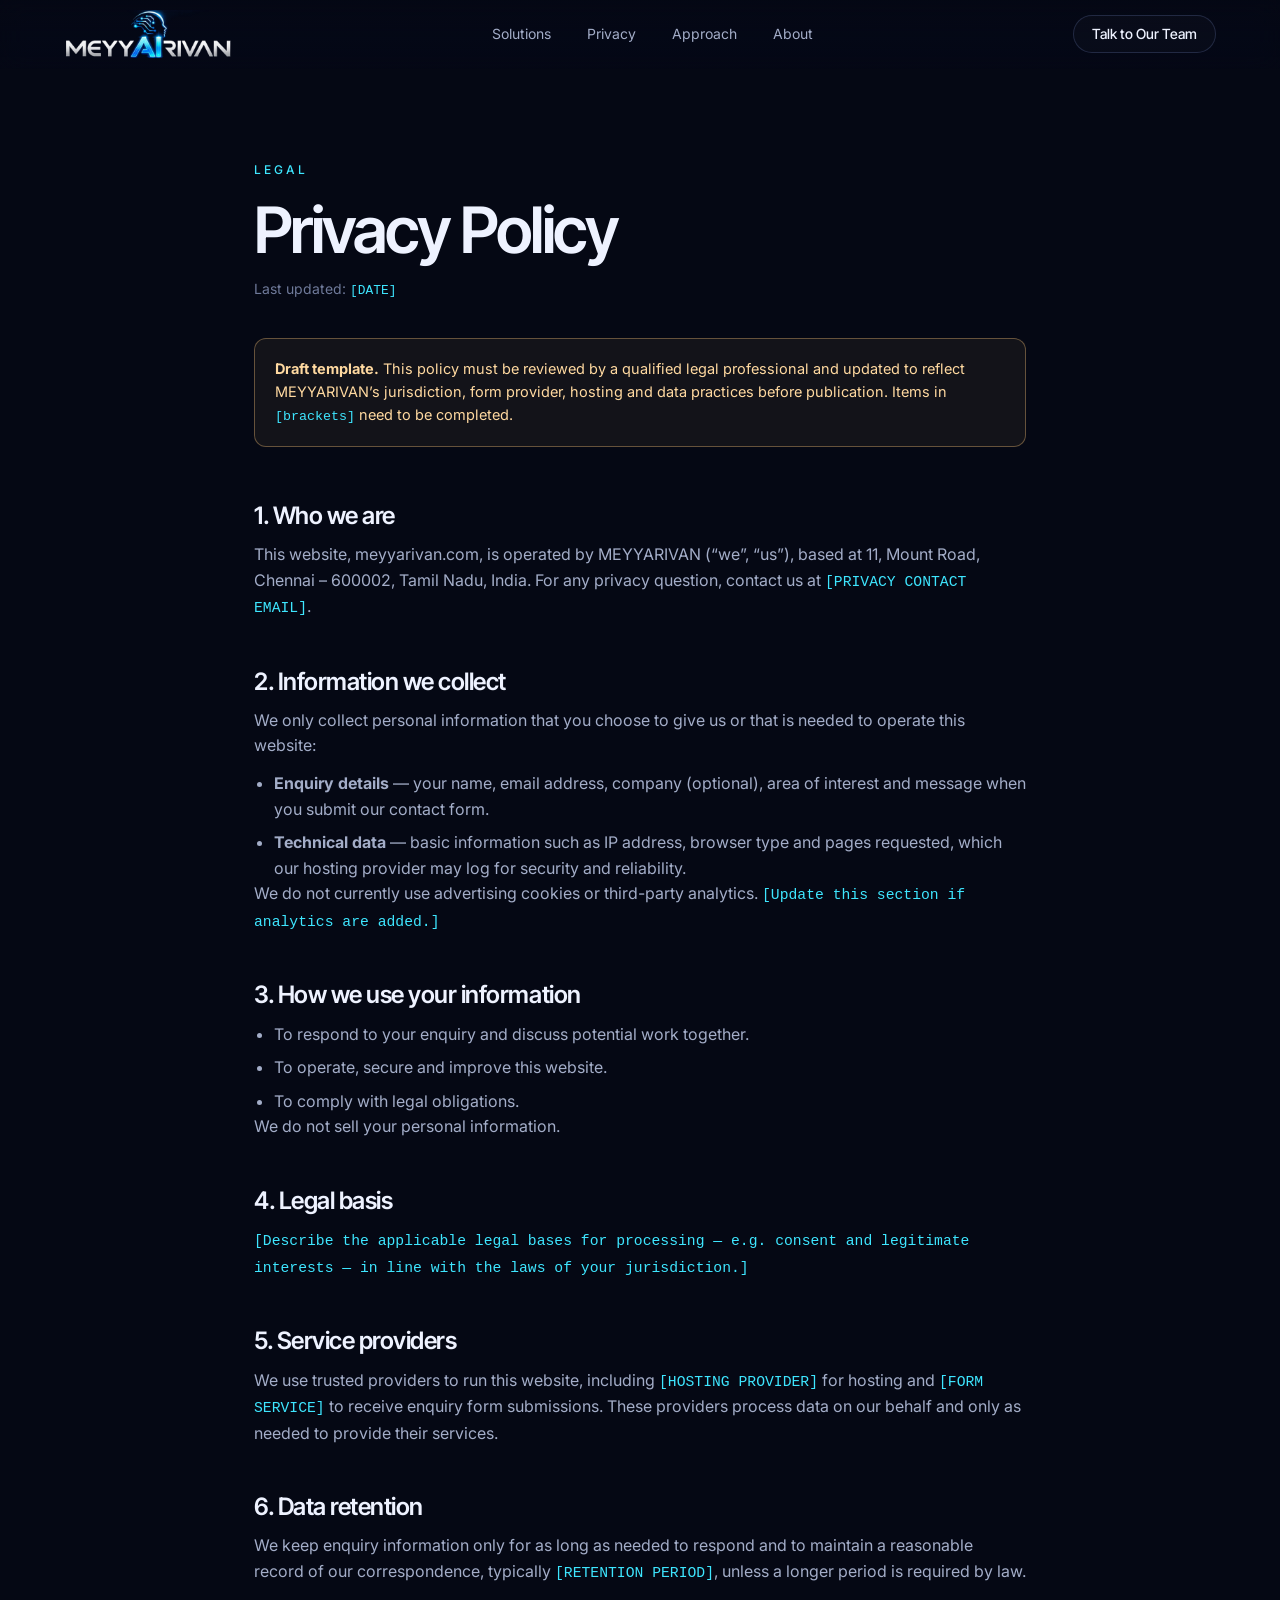
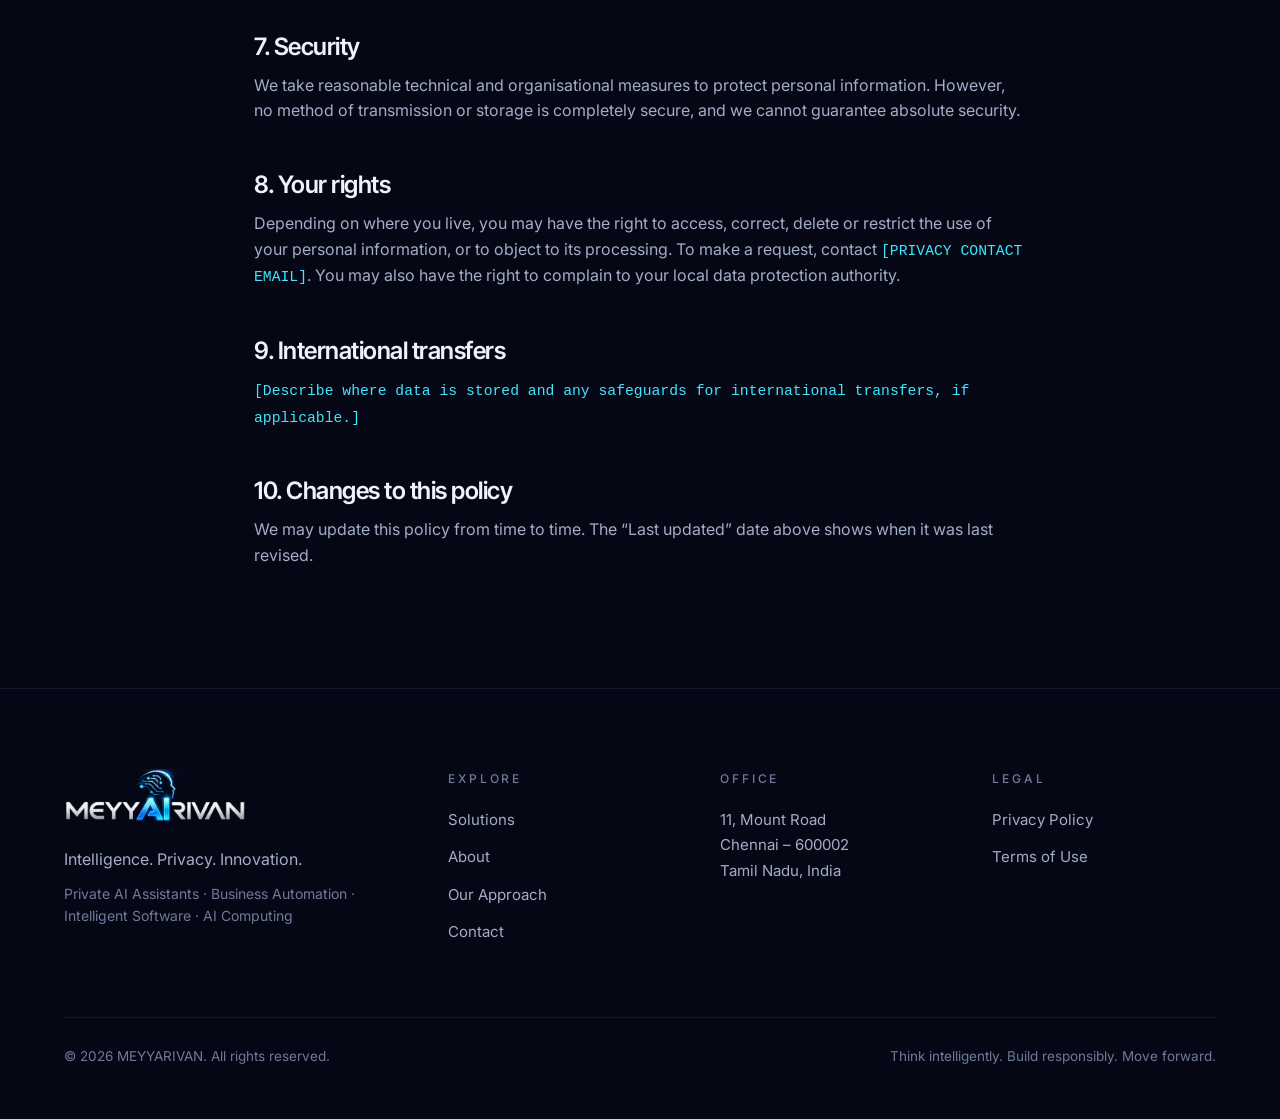
<file: privacy.html>
<!doctype html>
<html lang="en">
<head>
  <meta charset="utf-8" />
  <meta name="viewport" content="width=device-width, initial-scale=1" />
  <title>Privacy Policy | MEYYARIVAN</title>
  <meta name="description" content="How MEYYARIVAN collects, uses and protects personal information." />
  <link rel="canonical" href="https://meyyarivan.com/privacy.html" />
  <meta name="theme-color" content="#050814" />
  <meta property="og:type" content="website" />
  <meta property="og:site_name" content="MEYYARIVAN" />
  <meta property="og:title" content="Privacy Policy | MEYYARIVAN" />
  <meta property="og:description" content="How MEYYARIVAN collects, uses and protects personal information." />
  <meta property="og:url" content="https://jiametric.github.io/meyyarivan/privacy.html" />
  <meta property="og:image" content="https://jiametric.github.io/meyyarivan/assets/img/share.jpg" />
  <meta property="og:image:width" content="1200" />
  <meta property="og:image:height" content="630" />
  <meta name="twitter:card" content="summary_large_image" />
  <link rel="icon" href="favicon.png" type="image/png" />
  <link rel="apple-touch-icon" href="apple-touch-icon.png" />
  <link rel="preconnect" href="https://fonts.googleapis.com" />
  <link rel="preconnect" href="https://fonts.gstatic.com" crossorigin />
  <link href="https://fonts.googleapis.com/css2?family=Inter+Tight:wght@400;500;600;700&family=Inter:wght@400;500&display=swap" rel="stylesheet" />
  <link rel="stylesheet" href="assets/css/styles.css" />
  <script>document.documentElement.classList.add('js');</script>
</head>
<body>
  <a class="skip-link" href="#main">Skip to content</a>

  <header class="header is-scrolled">
    <div class="container header-bar">
      <a href="index.html" class="brand" aria-label="MEYYARIVAN home"><img class="brand-logo" src="assets/img/logo-wordmark.png" width="480" height="137" alt="MEYYARIVAN" /></a>
      <nav class="nav" aria-label="Primary">
        <a href="index.html#solutions">Solutions</a>
        <a href="index.html#privacy">Privacy</a>
        <a href="index.html#approach">Approach</a>
        <a href="index.html#about">About</a>
      </nav>
      <div class="header-actions">
        <a href="index.html#contact" class="btn btn-ghost btn-sm">Talk to Our Team</a>
        <button class="menu-toggle" type="button" aria-expanded="false" aria-controls="mobile-nav" aria-label="Open menu"><span></span></button>
      </div>
    </div>
    <nav class="container mobile-nav" id="mobile-nav" aria-label="Mobile">
      <a href="index.html#solutions">Solutions</a>
      <a href="index.html#privacy">Privacy</a>
      <a href="index.html#approach">Approach</a>
      <a href="index.html#about">About</a>
      <a href="index.html#contact" class="btn btn-primary">Talk to Our Team</a>
    </nav>
  </header>

  <main id="main" class="legal">
    <div class="container">
      <p class="kicker">Legal</p>
      <h1>Privacy Policy</h1>
      <p class="meta">Last updated: <span class="placeholder">[DATE]</span></p>

      <div class="draft-note" role="note">
        <strong>Draft template.</strong> This policy must be reviewed by a qualified legal professional and updated to reflect MEYYARIVAN’s jurisdiction, form provider, hosting and data practices before publication. Items in <span class="placeholder">[brackets]</span> need to be completed.
      </div>

      <div class="legal-body">
        <h2>1. Who we are</h2>
        <p>This website, meyyarivan.com, is operated by MEYYARIVAN (“we”, “us”), based at 11, Mount Road, Chennai – 600002, Tamil Nadu, India. For any privacy question, contact us at <span class="placeholder">[PRIVACY CONTACT EMAIL]</span>.</p>

        <h2>2. Information we collect</h2>
        <p>We only collect personal information that you choose to give us or that is needed to operate this website:</p>
        <ul>
          <li><strong>Enquiry details</strong> — your name, email address, company (optional), area of interest and message when you submit our contact form.</li>
          <li><strong>Technical data</strong> — basic information such as IP address, browser type and pages requested, which our hosting provider may log for security and reliability.</li>
        </ul>
        <p>We do not currently use advertising cookies or third-party analytics. <span class="placeholder">[Update this section if analytics are added.]</span></p>

        <h2>3. How we use your information</h2>
        <ul>
          <li>To respond to your enquiry and discuss potential work together.</li>
          <li>To operate, secure and improve this website.</li>
          <li>To comply with legal obligations.</li>
        </ul>
        <p>We do not sell your personal information.</p>

        <h2>4. Legal basis</h2>
        <p><span class="placeholder">[Describe the applicable legal bases for processing — e.g. consent and legitimate interests — in line with the laws of your jurisdiction.]</span></p>

        <h2>5. Service providers</h2>
        <p>We use trusted providers to run this website, including <span class="placeholder">[HOSTING PROVIDER]</span> for hosting and <span class="placeholder">[FORM SERVICE]</span> to receive enquiry form submissions. These providers process data on our behalf and only as needed to provide their services.</p>

        <h2>6. Data retention</h2>
        <p>We keep enquiry information only for as long as needed to respond and to maintain a reasonable record of our correspondence, typically <span class="placeholder">[RETENTION PERIOD]</span>, unless a longer period is required by law.</p>

        <h2>7. Security</h2>
        <p>We take reasonable technical and organisational measures to protect personal information. However, no method of transmission or storage is completely secure, and we cannot guarantee absolute security.</p>

        <h2>8. Your rights</h2>
        <p>Depending on where you live, you may have the right to access, correct, delete or restrict the use of your personal information, or to object to its processing. To make a request, contact <span class="placeholder">[PRIVACY CONTACT EMAIL]</span>. You may also have the right to complain to your local data protection authority.</p>

        <h2>9. International transfers</h2>
        <p><span class="placeholder">[Describe where data is stored and any safeguards for international transfers, if applicable.]</span></p>

        <h2>10. Changes to this policy</h2>
        <p>We may update this policy from time to time. The “Last updated” date above shows when it was last revised.</p>
      </div>
    </div>
  </main>

  <footer class="footer">
    <div class="container">
      <div class="footer-top">
        <div class="footer-brand">
          <a href="index.html" class="brand" aria-label="MEYYARIVAN home"><img class="brand-logo" src="assets/img/logo-wordmark.png" width="480" height="137" alt="MEYYARIVAN" /></a>
          <p>Intelligence. Privacy. Innovation.</p>
          <p class="services">Private AI Assistants · Business Automation · Intelligent Software · AI Computing</p>
        </div>
        <div>
          <h4>Explore</h4>
          <ul>
            <li><a href="index.html#solutions">Solutions</a></li>
            <li><a href="index.html#about">About</a></li>
            <li><a href="index.html#approach">Our Approach</a></li>
            <li><a href="index.html#contact">Contact</a></li>
          </ul>
        </div>
        <div>
          <h4>Office</h4>
          <address class="footer-address">11, Mount Road<br />Chennai – 600002<br />Tamil Nadu, India</address>
        </div>
        <div>
          <h4>Legal</h4>
          <ul>
            <li><a href="privacy.html" aria-current="page">Privacy Policy</a></li>
            <li><a href="terms.html">Terms of Use</a></li>
          </ul>
        </div>
      </div>
      <div class="footer-bottom">
        <p>© 2026 MEYYARIVAN. All rights reserved.</p>
        <p>Think intelligently. Build responsibly. Move forward.</p>
      </div>
    </div>
  </footer>

  <script src="assets/js/main.js" defer></script>
</body>
</html>
</file>
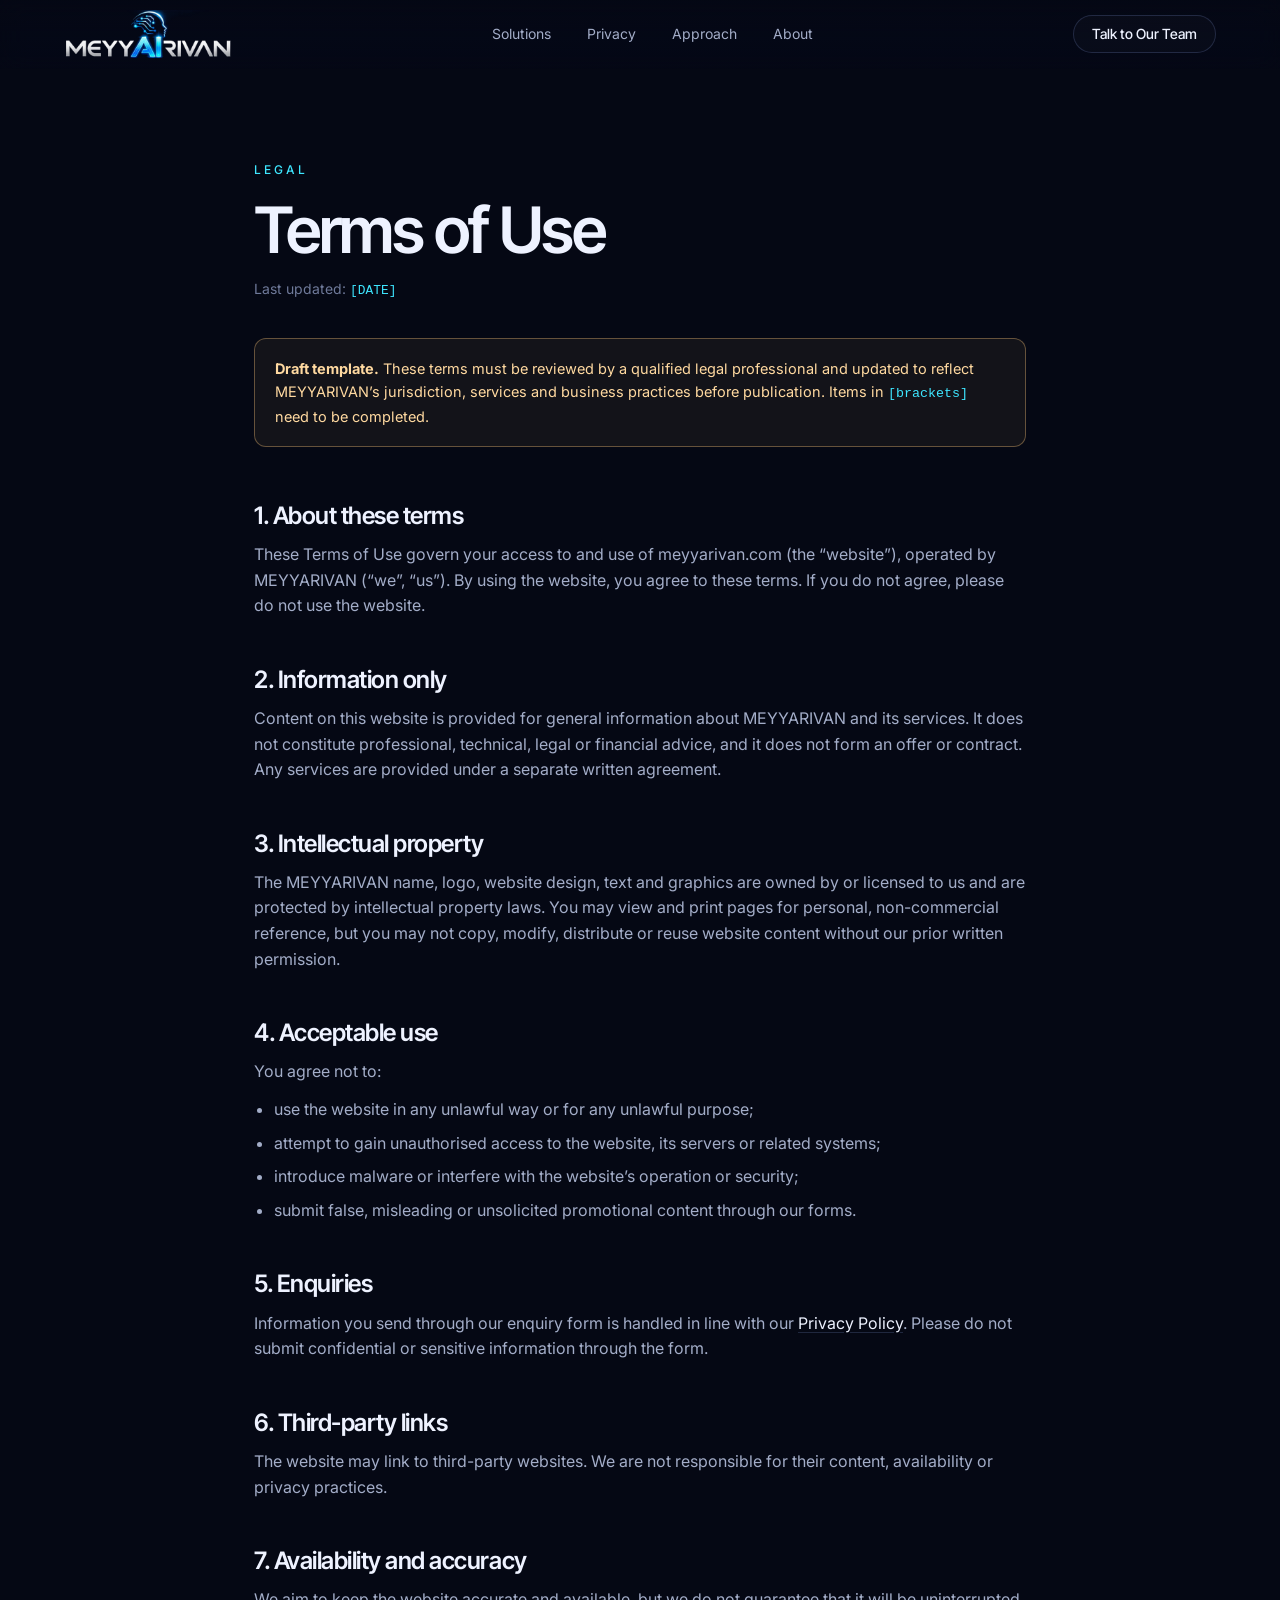
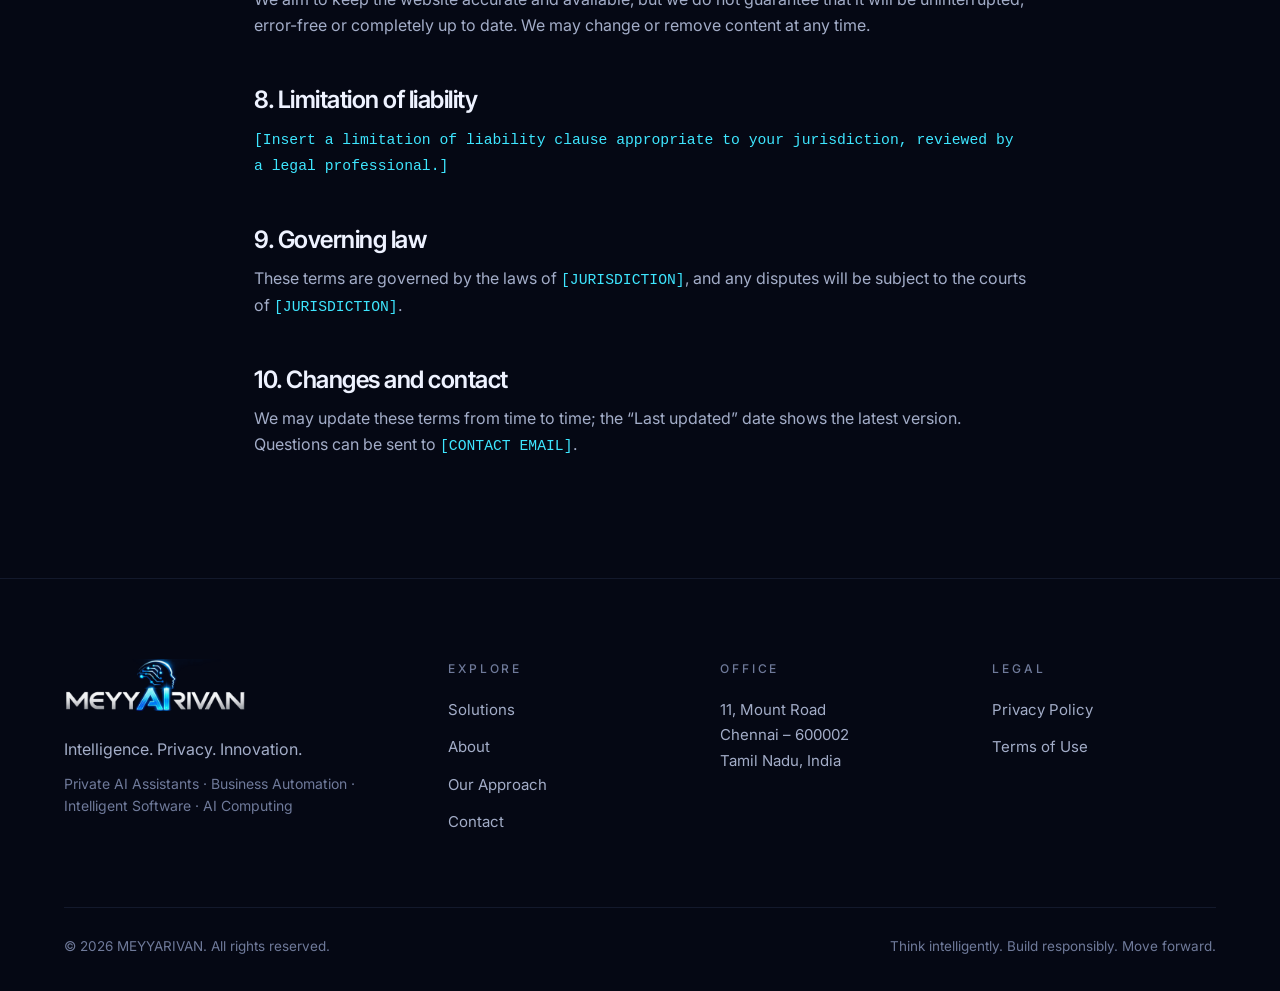
<file: terms.html>
<!doctype html>
<html lang="en">
<head>
  <meta charset="utf-8" />
  <meta name="viewport" content="width=device-width, initial-scale=1" />
  <title>Terms of Use | MEYYARIVAN</title>
  <meta name="description" content="The terms that apply to your use of the MEYYARIVAN website." />
  <link rel="canonical" href="https://meyyarivan.com/terms.html" />
  <meta name="theme-color" content="#050814" />
  <meta property="og:type" content="website" />
  <meta property="og:site_name" content="MEYYARIVAN" />
  <meta property="og:title" content="Terms of Use | MEYYARIVAN" />
  <meta property="og:description" content="The terms that apply to your use of the MEYYARIVAN website." />
  <meta property="og:url" content="https://jiametric.github.io/meyyarivan/terms.html" />
  <meta property="og:image" content="https://jiametric.github.io/meyyarivan/assets/img/share.jpg" />
  <meta property="og:image:width" content="1200" />
  <meta property="og:image:height" content="630" />
  <meta name="twitter:card" content="summary_large_image" />
  <link rel="icon" href="favicon.png" type="image/png" />
  <link rel="apple-touch-icon" href="apple-touch-icon.png" />
  <link rel="preconnect" href="https://fonts.googleapis.com" />
  <link rel="preconnect" href="https://fonts.gstatic.com" crossorigin />
  <link href="https://fonts.googleapis.com/css2?family=Inter+Tight:wght@400;500;600;700&family=Inter:wght@400;500&display=swap" rel="stylesheet" />
  <link rel="stylesheet" href="assets/css/styles.css" />
  <script>document.documentElement.classList.add('js');</script>
</head>
<body>
  <a class="skip-link" href="#main">Skip to content</a>

  <header class="header is-scrolled">
    <div class="container header-bar">
      <a href="index.html" class="brand" aria-label="MEYYARIVAN home"><img class="brand-logo" src="assets/img/logo-wordmark.png" width="480" height="137" alt="MEYYARIVAN" /></a>
      <nav class="nav" aria-label="Primary">
        <a href="index.html#solutions">Solutions</a>
        <a href="index.html#privacy">Privacy</a>
        <a href="index.html#approach">Approach</a>
        <a href="index.html#about">About</a>
      </nav>
      <div class="header-actions">
        <a href="index.html#contact" class="btn btn-ghost btn-sm">Talk to Our Team</a>
        <button class="menu-toggle" type="button" aria-expanded="false" aria-controls="mobile-nav" aria-label="Open menu"><span></span></button>
      </div>
    </div>
    <nav class="container mobile-nav" id="mobile-nav" aria-label="Mobile">
      <a href="index.html#solutions">Solutions</a>
      <a href="index.html#privacy">Privacy</a>
      <a href="index.html#approach">Approach</a>
      <a href="index.html#about">About</a>
      <a href="index.html#contact" class="btn btn-primary">Talk to Our Team</a>
    </nav>
  </header>

  <main id="main" class="legal">
    <div class="container">
      <p class="kicker">Legal</p>
      <h1>Terms of Use</h1>
      <p class="meta">Last updated: <span class="placeholder">[DATE]</span></p>

      <div class="draft-note" role="note">
        <strong>Draft template.</strong> These terms must be reviewed by a qualified legal professional and updated to reflect MEYYARIVAN’s jurisdiction, services and business practices before publication. Items in <span class="placeholder">[brackets]</span> need to be completed.
      </div>

      <div class="legal-body">
        <h2>1. About these terms</h2>
        <p>These Terms of Use govern your access to and use of meyyarivan.com (the “website”), operated by MEYYARIVAN (“we”, “us”). By using the website, you agree to these terms. If you do not agree, please do not use the website.</p>

        <h2>2. Information only</h2>
        <p>Content on this website is provided for general information about MEYYARIVAN and its services. It does not constitute professional, technical, legal or financial advice, and it does not form an offer or contract. Any services are provided under a separate written agreement.</p>

        <h2>3. Intellectual property</h2>
        <p>The MEYYARIVAN name, logo, website design, text and graphics are owned by or licensed to us and are protected by intellectual property laws. You may view and print pages for personal, non-commercial reference, but you may not copy, modify, distribute or reuse website content without our prior written permission.</p>

        <h2>4. Acceptable use</h2>
        <p>You agree not to:</p>
        <ul>
          <li>use the website in any unlawful way or for any unlawful purpose;</li>
          <li>attempt to gain unauthorised access to the website, its servers or related systems;</li>
          <li>introduce malware or interfere with the website’s operation or security;</li>
          <li>submit false, misleading or unsolicited promotional content through our forms.</li>
        </ul>

        <h2>5. Enquiries</h2>
        <p>Information you send through our enquiry form is handled in line with our <a href="privacy.html">Privacy Policy</a>. Please do not submit confidential or sensitive information through the form.</p>

        <h2>6. Third-party links</h2>
        <p>The website may link to third-party websites. We are not responsible for their content, availability or privacy practices.</p>

        <h2>7. Availability and accuracy</h2>
        <p>We aim to keep the website accurate and available, but we do not guarantee that it will be uninterrupted, error-free or completely up to date. We may change or remove content at any time.</p>

        <h2>8. Limitation of liability</h2>
        <p><span class="placeholder">[Insert a limitation of liability clause appropriate to your jurisdiction, reviewed by a legal professional.]</span></p>

        <h2>9. Governing law</h2>
        <p>These terms are governed by the laws of <span class="placeholder">[JURISDICTION]</span>, and any disputes will be subject to the courts of <span class="placeholder">[JURISDICTION]</span>.</p>

        <h2>10. Changes and contact</h2>
        <p>We may update these terms from time to time; the “Last updated” date shows the latest version. Questions can be sent to <span class="placeholder">[CONTACT EMAIL]</span>.</p>
      </div>
    </div>
  </main>

  <footer class="footer">
    <div class="container">
      <div class="footer-top">
        <div class="footer-brand">
          <a href="index.html" class="brand" aria-label="MEYYARIVAN home"><img class="brand-logo" src="assets/img/logo-wordmark.png" width="480" height="137" alt="MEYYARIVAN" /></a>
          <p>Intelligence. Privacy. Innovation.</p>
          <p class="services">Private AI Assistants · Business Automation · Intelligent Software · AI Computing</p>
        </div>
        <div>
          <h4>Explore</h4>
          <ul>
            <li><a href="index.html#solutions">Solutions</a></li>
            <li><a href="index.html#about">About</a></li>
            <li><a href="index.html#approach">Our Approach</a></li>
            <li><a href="index.html#contact">Contact</a></li>
          </ul>
        </div>
        <div>
          <h4>Office</h4>
          <address class="footer-address">11, Mount Road<br />Chennai – 600002<br />Tamil Nadu, India</address>
        </div>
        <div>
          <h4>Legal</h4>
          <ul>
            <li><a href="privacy.html">Privacy Policy</a></li>
            <li><a href="terms.html" aria-current="page">Terms of Use</a></li>
          </ul>
        </div>
      </div>
      <div class="footer-bottom">
        <p>© 2026 MEYYARIVAN. All rights reserved.</p>
        <p>Think intelligently. Build responsibly. Move forward.</p>
      </div>
    </div>
  </footer>

  <script src="assets/js/main.js" defer></script>
</body>
</html>
</file>
<file: assets/css/styles.css>
/* =========================================================
   MEYYARIVAN — Intelligence. Privacy. Innovation.
   Design system + page styles
   ========================================================= */

:root {
  --bg: #050814;
  --bg-2: #0A1024;
  --bg-3: #0D1430;
  --line: rgba(148, 178, 255, 0.10);
  --line-strong: rgba(148, 178, 255, 0.18);
  --text: #EEF2FF;
  --text-2: #A3ADC8;
  --text-3: #6F7A9A;
  --cyan: #3EE6FF;
  --blue: #3B82F6;
  --danger: #FF8A9B;
  --success: #5EF2C4;
  --radius: 18px;
  --radius-sm: 12px;
  --maxw: 1200px;
  --header-h: 68px;
  --ease: cubic-bezier(.2, .7, .2, 1);
  --font-display: "Inter Tight", system-ui, -apple-system, "Segoe UI", sans-serif;
  --font-body: "Inter", system-ui, -apple-system, "Segoe UI", sans-serif;
  color-scheme: dark;
}

/* ---------- Base ---------- */
*, *::before, *::after { box-sizing: border-box; }
* { margin: 0; padding: 0; }
html { -webkit-font-smoothing: antialiased; text-rendering: optimizeLegibility; scroll-behavior: smooth; scroll-padding-top: calc(var(--header-h) + 16px); }
body {
  background: var(--bg);
  color: var(--text);
  font-family: var(--font-body);
  font-size: 16px;
  line-height: 1.6;
  overflow-x: hidden;
}
img, svg { display: block; max-width: 100%; }
a { color: inherit; text-decoration: none; }
button, input, select, textarea { font: inherit; color: inherit; }
::selection { background: rgba(62, 230, 255, .3); color: #fff; }
:focus-visible { outline: 2px solid var(--cyan); outline-offset: 3px; border-radius: 8px; }

.container { width: 100%; max-width: var(--maxw); margin: 0 auto; padding: 0 24px; }

.skip-link {
  position: absolute; left: 16px; top: -60px; z-index: 100;
  background: var(--text); color: var(--bg); padding: 10px 16px; border-radius: 10px; font-weight: 500;
  transition: top .2s var(--ease);
}
.skip-link:focus { top: 12px; }

.sr-only { position: absolute; width: 1px; height: 1px; padding: 0; margin: -1px; overflow: hidden; clip: rect(0 0 0 0); white-space: nowrap; border: 0; }

/* ---------- Typography ---------- */
h1, h2, h3, h4 { font-family: var(--font-display); font-weight: 600; color: var(--text); }
h2 { font-size: clamp(32px, 4.2vw, 52px); line-height: 1.05; letter-spacing: -.035em; }
h3 { font-size: 22px; line-height: 1.25; letter-spacing: -.02em; }
.kicker { font-size: 12px; letter-spacing: .24em; text-transform: uppercase; color: var(--cyan); margin-bottom: 18px; font-weight: 500; }
.muted { color: var(--text-2); }
.gradient-text {
  background: linear-gradient(100deg, #FFFFFF 0%, #BFF6FF 35%, var(--cyan) 65%, var(--blue) 100%);
  -webkit-background-clip: text; background-clip: text; color: transparent;
}

/* ---------- Buttons ---------- */
.btn {
  display: inline-flex; align-items: center; justify-content: center; gap: 10px;
  height: 46px; padding: 0 22px; border-radius: 999px; border: 0; cursor: pointer;
  font-family: var(--font-display); font-size: 15px; font-weight: 500;
  transition: transform .25s var(--ease), background .25s var(--ease), border-color .25s var(--ease), box-shadow .25s var(--ease), opacity .25s var(--ease);
  white-space: nowrap;
}
.btn-sm { height: 38px; padding: 0 18px; font-size: 14px; }
.btn-primary { background: var(--text); color: var(--bg); }
.btn-primary:hover { transform: translateY(-1px); box-shadow: 0 10px 30px -8px rgba(62, 230, 255, .55); }
.btn-primary svg { transition: transform .25s var(--ease); }
.btn-primary:hover svg { transform: translateX(3px); }
.btn-ghost { border: 1px solid var(--line-strong); color: var(--text); background: rgba(255, 255, 255, .02); }
.btn-ghost:hover { border-color: rgba(62, 230, 255, .5); background: rgba(62, 230, 255, .06); }
.btn[disabled] { opacity: .6; cursor: progress; transform: none; box-shadow: none; }

/* ---------- Header ---------- */
.header {
  position: fixed; inset: 0 0 auto 0; z-index: 50;
  backdrop-filter: saturate(140%) blur(14px);
  -webkit-backdrop-filter: saturate(140%) blur(14px);
  background: linear-gradient(to bottom, rgba(5, 8, 20, .78), rgba(5, 8, 20, .45));
  border-bottom: 1px solid transparent;
  transition: border-color .3s var(--ease), background .3s var(--ease);
}
.header.is-scrolled { border-bottom-color: var(--line); background: rgba(5, 8, 20, .82); }
.header-bar { display: flex; align-items: center; justify-content: space-between; height: var(--header-h); }
.brand { display: inline-flex; align-items: center; gap: 12px; font-family: var(--font-display); font-weight: 600; letter-spacing: .22em; font-size: 14px; }
/* Client logo — transparent PNG cut from the supplied logo.jpeg */
.brand-logo { height: 48px; width: auto; }
.footer .brand-logo { height: 52px; }
.about-logo {
  margin-top: 40px; border-radius: var(--radius); overflow: hidden;
  border: 1px solid var(--line-strong);
  box-shadow: 0 40px 100px -40px rgba(59, 130, 246, .4);
}
.about-logo img { width: 100%; height: auto; }
.nav { display: flex; gap: 36px; font-size: 14px; color: var(--text-2); }
.nav a { position: relative; transition: color .2s var(--ease); padding: 6px 0; }
.nav a:hover, .nav a[aria-current="true"] { color: var(--text); }
.nav a[aria-current="true"]::after {
  content: ""; position: absolute; left: 50%; bottom: -4px; width: 4px; height: 4px; margin-left: -2px;
  border-radius: 50%; background: var(--cyan); box-shadow: 0 0 8px var(--cyan);
}
.header-actions { display: flex; gap: 10px; align-items: center; }

.menu-toggle {
  display: none; width: 42px; height: 42px; border-radius: 12px; cursor: pointer;
  border: 1px solid var(--line-strong); background: rgba(255, 255, 255, .02);
  align-items: center; justify-content: center;
}
.menu-toggle span, .menu-toggle span::before, .menu-toggle span::after {
  display: block; width: 16px; height: 1.5px; background: var(--text); border-radius: 2px; position: relative;
  transition: transform .3s var(--ease), background .3s var(--ease);
}
.menu-toggle span::before, .menu-toggle span::after { content: ""; position: absolute; left: 0; }
.menu-toggle span::before { top: -5px; }
.menu-toggle span::after { top: 5px; }
.menu-toggle[aria-expanded="true"] span { background: transparent; }
.menu-toggle[aria-expanded="true"] span::before { transform: translateY(5px) rotate(45deg); }
.menu-toggle[aria-expanded="true"] span::after { transform: translateY(-5px) rotate(-45deg); }

.mobile-nav {
  display: none; border-top: 1px solid var(--line);
}
.header .mobile-nav { padding-top: 8px; padding-bottom: 28px; }
.mobile-nav a:not(.btn) { display: block; padding: 14px 0; font-family: var(--font-display); font-size: 20px; letter-spacing: -.01em; border-bottom: 1px solid var(--line); }
.mobile-nav .btn { margin-top: 20px; width: 100%; }
.header.menu-open { background: rgba(5, 8, 20, .97); border-bottom-color: var(--line); box-shadow: 0 30px 60px -20px rgba(0, 0, 0, .7); }
.header.menu-open .mobile-nav { display: block; }

/* ---------- Sections ---------- */
.section { padding: 140px 0; position: relative; }
.section-alt { background: var(--bg-2); border-top: 1px solid var(--line); border-bottom: 1px solid var(--line); }
.section-head { display: flex; justify-content: space-between; align-items: end; gap: 40px; margin-bottom: 64px; flex-wrap: wrap; }
.section-head h2 { max-width: 16ch; }
.section-head > p { color: var(--text-2); max-width: 440px; }

/* ---------- Hero ---------- */
.hero { position: relative; min-height: 100vh; padding: 168px 0 0; isolation: isolate; overflow: hidden; }
.hero-grid {
  position: absolute; inset: 0; z-index: -2;
  background-image:
    linear-gradient(var(--line) 1px, transparent 1px),
    linear-gradient(90deg, var(--line) 1px, transparent 1px);
  background-size: 72px 72px;
  mask-image: radial-gradient(ellipse 70% 55% at 50% 30%, #000 30%, transparent 75%);
  -webkit-mask-image: radial-gradient(ellipse 70% 55% at 50% 30%, #000 30%, transparent 75%);
  opacity: .55;
}
.hero-glow {
  position: absolute; z-index: -1; left: 50%; top: -260px; transform: translateX(-50%);
  width: 1100px; height: 700px; border-radius: 50%;
  background: radial-gradient(closest-side, rgba(59, 130, 246, .28), rgba(62, 230, 255, .08) 55%, transparent);
  filter: blur(10px);
}
.hero-inner { text-align: center; display: flex; flex-direction: column; align-items: center; }
.eyebrow {
  display: inline-flex; align-items: center; gap: 10px;
  padding: 7px 16px 7px 12px; border-radius: 999px;
  border: 1px solid var(--line-strong); background: rgba(255, 255, 255, .025);
  font-size: 13px; color: var(--text-2); letter-spacing: .02em;
}
.eyebrow .dot { width: 6px; height: 6px; border-radius: 50%; background: var(--cyan); box-shadow: 0 0 10px var(--cyan); }
.eyebrow b { color: var(--text); font-weight: 500; }
.eyebrow .sep { color: var(--text-3); }
.hero h1 {
  margin-top: 32px;
  font-size: clamp(44px, 8vw, 104px); line-height: .98; letter-spacing: -.045em;
  max-width: 14ch;
}
.lede { margin-top: 28px; max-width: 620px; font-size: clamp(17px, 1.6vw, 19px); color: var(--text-2); line-height: 1.65; }
.hero-ctas { margin-top: 40px; display: flex; gap: 14px; flex-wrap: wrap; justify-content: center; }

.orbit-wrap { position: relative; margin-top: 80px; width: 100%; height: 460px; }
.orbit-wrap::after { content: ""; position: absolute; left: 0; right: 0; bottom: 0; height: 140px; background: linear-gradient(to bottom, transparent, var(--bg-2)); z-index: 1; pointer-events: none; }
.horizon {
  position: absolute; left: 50%; bottom: -560px; transform: translateX(-50%);
  width: 1500px; height: 900px; border-radius: 50%;
  background: radial-gradient(closest-side, var(--bg-2) 92%, transparent 100%);
  border-top: 1px solid rgba(62, 230, 255, .55);
  box-shadow: 0 -30px 120px -20px rgba(62, 230, 255, .35), inset 0 40px 80px -40px rgba(62, 230, 255, .25);
}
.orbit { position: absolute; left: 50%; top: -130px; transform: translateX(-50%); width: 720px; max-width: none; height: auto; overflow: visible;
  -webkit-mask-image: linear-gradient(to bottom, transparent 8%, #000 30%);
  mask-image: linear-gradient(to bottom, transparent 8%, #000 30%);
}
.spin { transform-origin: 360px 360px; animation: spin 140s linear infinite; }
.spin.rev { animation-duration: 200s; animation-direction: reverse; }
@keyframes spin { to { transform: rotate(360deg); } }
.pulse { animation: pulse 4s var(--ease) infinite; }
@keyframes pulse { 0%, 100% { opacity: .35; } 50% { opacity: 1; } }
.signature {
  position: absolute; left: 0; right: 0; bottom: 34px; z-index: 2; padding: 0 16px;
  display: flex; justify-content: center; gap: 28px; flex-wrap: wrap;
  font-size: 12px; letter-spacing: .24em; text-transform: uppercase; color: var(--text-3);
}
.signature span:not(:last-child)::after { content: ""; display: inline-block; width: 4px; height: 4px; margin-left: 28px; border-radius: 50%; background: var(--text-3); vertical-align: middle; opacity: .6; }

/* ---------- Pillars ---------- */
.pillars { background: var(--bg-2); padding: 120px 0 140px; border-top: 1px solid var(--line); }
.cards { display: grid; grid-template-columns: repeat(3, 1fr); gap: 1px; background: var(--line); border: 1px solid var(--line); border-radius: var(--radius); overflow: hidden; }
.card { background: var(--bg-2); padding: 40px 36px 44px; position: relative; transition: background .35s var(--ease); }
.card:hover { background: var(--bg-3); }
.card::before, .sol-card::before {
  content: ""; position: absolute; left: 36px; right: 36px; top: 0; height: 1px;
  background: linear-gradient(90deg, transparent, var(--cyan), transparent);
  opacity: 0; transition: opacity .35s var(--ease);
}
.card:hover::before, .sol-card:hover::before { opacity: 1; }
.card-top { display: flex; justify-content: space-between; align-items: center; margin-bottom: 64px; }
.card-num { font-size: 13px; color: var(--text-3); font-variant-numeric: tabular-nums; }
.icon { width: 44px; height: 44px; border-radius: 12px; display: grid; place-items: center; flex: none; border: 1px solid var(--line-strong); background: rgba(62, 230, 255, .04); color: var(--cyan); }
.card-label { font-size: 12px; letter-spacing: .24em; text-transform: uppercase; color: var(--text-3); margin-bottom: 12px; }
.card h3 { font-size: 24px; margin-bottom: 14px; }
.card p { color: var(--text-2); font-size: 15.5px; }

/* ---------- Solutions ---------- */
.solutions-primary { display: grid; grid-template-columns: repeat(3, 1fr); gap: 20px; }
.sol-card {
  position: relative; overflow: hidden; isolation: isolate;
  display: flex; flex-direction: column; justify-content: space-between; gap: 72px;
  padding: 36px; min-height: 440px; border-radius: var(--radius);
  background: linear-gradient(180deg, rgba(255, 255, 255, .035), rgba(255, 255, 255, .01));
  border: 1px solid var(--line);
  transition: border-color .35s var(--ease), transform .35s var(--ease);
}
.sol-card::after {
  content: ""; position: absolute; z-index: -1; right: -120px; top: -120px; width: 320px; height: 320px; border-radius: 50%;
  background: radial-gradient(closest-side, rgba(59, 130, 246, .22), transparent);
  opacity: .6; transition: opacity .35s var(--ease), transform .6s var(--ease);
}
.sol-card:hover { border-color: var(--line-strong); transform: translateY(-3px); }
.sol-card:hover::after { opacity: 1; transform: scale(1.15); }
.sol-top { display: flex; justify-content: space-between; align-items: center; }
.tag { font-size: 11px; letter-spacing: .2em; text-transform: uppercase; color: var(--cyan); border: 1px solid rgba(62, 230, 255, .25); background: rgba(62, 230, 255, .05); border-radius: 999px; padding: 5px 11px; }
.sol-card .num { display: block; font-size: 13px; color: var(--text-3); margin-bottom: 14px; font-variant-numeric: tabular-nums; }
.sol-card h3 { font-size: 26px; margin-bottom: 14px; }
.sol-card p { color: var(--text-2); font-size: 15.5px; }

.solutions-secondary { margin-top: 72px; }
.sub-head { display: flex; align-items: center; gap: 20px; margin-bottom: 8px; font-size: 12px; letter-spacing: .24em; text-transform: uppercase; color: var(--text-3); }
.sub-head::after { content: ""; flex: 1; height: 1px; background: var(--line); }
.sol-row {
  display: grid; grid-template-columns: 64px 1fr 1.4fr 44px; align-items: center; gap: 32px;
  padding: 32px 8px; border-bottom: 1px solid var(--line);
  transition: background .3s var(--ease), padding .3s var(--ease);
}
.sol-row:hover { background: rgba(255, 255, 255, .02); padding-left: 16px; padding-right: 16px; }
.sol-row .num { font-size: 13px; color: var(--text-3); font-variant-numeric: tabular-nums; }
.sol-row h3 { font-size: 21px; }
.sol-row p { color: var(--text-2); font-size: 15.5px; }
.sol-row .icon { width: 40px; height: 40px; }

/* ---------- Privacy ---------- */
.privacy-grid { display: grid; grid-template-columns: 1.05fr 1fr; gap: 80px; align-items: center; }
.privacy-copy h2 { max-width: 12ch; margin-bottom: 28px; }
.privacy-copy p { color: var(--text-2); font-size: 17px; }
.privacy-copy p + p { margin-top: 18px; }

.deploy-panel {
  position: relative; border-radius: var(--radius); border: 1px solid var(--line-strong); overflow: hidden;
  background: linear-gradient(180deg, rgba(13, 20, 48, .9), rgba(10, 16, 36, .9));
  box-shadow: 0 40px 100px -40px rgba(59, 130, 246, .35);
}
.deploy-head { display: flex; align-items: center; justify-content: space-between; padding: 18px 24px; border-bottom: 1px solid var(--line); font-size: 13px; color: var(--text-2); }
.deploy-head .lights { display: flex; gap: 6px; }
.deploy-head .lights i { width: 8px; height: 8px; border-radius: 50%; background: var(--line-strong); }
.deploy-list { list-style: none; }
.deploy-list li { display: flex; align-items: center; gap: 16px; padding: 20px 24px; border-bottom: 1px solid var(--line); }
.deploy-list li:last-child { border-bottom: 0; }
.deploy-list .icon { width: 38px; height: 38px; border-radius: 10px; }
.deploy-list strong { display: block; font-family: var(--font-display); font-weight: 500; font-size: 16px; }
.deploy-list span { font-size: 13.5px; color: var(--text-3); }
.deploy-list .meter { margin-left: auto; display: flex; gap: 3px; }
.deploy-list .meter i { width: 4px; height: 14px; border-radius: 2px; background: var(--line-strong); }
.deploy-list .meter i.on { background: var(--cyan); box-shadow: 0 0 8px rgba(62, 230, 255, .5); }
.deploy-foot { padding: 16px 24px; font-size: 12.5px; color: var(--text-3); background: rgba(255, 255, 255, .015); border-top: 1px solid var(--line); }

.principles { display: grid; grid-template-columns: repeat(3, 1fr); gap: 48px; margin-top: 112px; }
.principle { border-top: 1px solid var(--line-strong); padding-top: 28px; position: relative; }
.principle::before { content: ""; position: absolute; top: -1px; left: 0; width: 48px; height: 1px; background: var(--cyan); box-shadow: 0 0 10px var(--cyan); }
.principle h3 { font-size: 20px; margin-bottom: 10px; }
.principle p { color: var(--text-2); font-size: 15.5px; }

.statement {
  margin-top: 120px; text-align: center;
  font-family: var(--font-display); font-weight: 600; letter-spacing: -.035em; line-height: 1.1;
  font-size: clamp(28px, 4vw, 48px);
}
.statement span { display: block; }
.statement span:nth-child(1) { color: var(--text); }
.statement span:nth-child(2) { color: var(--text-2); }
.statement span:nth-child(3) { color: var(--text-3); }

/* ---------- Approach ---------- */
.steps { list-style: none; display: grid; grid-template-columns: repeat(4, 1fr); gap: 32px; position: relative; }
.steps::before {
  content: ""; position: absolute; left: 0; right: 0; top: 21px; height: 1px;
  background: linear-gradient(90deg, var(--cyan), var(--line-strong) 40%, var(--line-strong) 80%, transparent);
}
.step { position: relative; }
.step-node {
  width: 44px; height: 44px; border-radius: 50%; display: grid; place-items: center; margin-bottom: 36px; position: relative;
  background: var(--bg); border: 1px solid var(--line-strong);
  font-size: 13px; color: var(--text); font-variant-numeric: tabular-nums;
}
.step:first-child .step-node { border-color: rgba(62, 230, 255, .6); box-shadow: 0 0 24px rgba(62, 230, 255, .3); }
.step h3 { font-size: 22px; margin-bottom: 12px; }
.step p { color: var(--text-2); font-size: 15.5px; max-width: 28ch; }

/* ---------- About ---------- */
.about-top { display: grid; grid-template-columns: 1fr 1fr; gap: 80px; align-items: start; }
.about-top h2 { font-size: clamp(40px, 5.6vw, 72px); letter-spacing: -.045em; line-height: 1; }
.about-copy p { color: var(--text-2); font-size: 17px; }
.about-copy p + p { margin-top: 20px; }
.about-copy .strong { color: var(--text); }

.values { margin-top: 96px; border-top: 1px solid var(--line); }
.value { display: grid; grid-template-columns: 1fr 1.2fr; gap: 40px; align-items: baseline; padding: 36px 0; border-bottom: 1px solid var(--line); }
.value h3 { font-size: clamp(30px, 4vw, 48px); letter-spacing: -.04em; line-height: 1; }
.value h3 em { font-style: normal; color: var(--cyan); }
.value p { color: var(--text-2); font-size: 17px; }

.signoff { margin-top: 72px; display: flex; flex-wrap: wrap; justify-content: space-between; gap: 24px; align-items: center; }
.signoff p { color: var(--text-2); max-width: 520px; }
.signoff .sig { font-family: var(--font-display); font-size: 14px; letter-spacing: .2em; text-transform: uppercase; color: var(--text-3); }
.signoff .sig b { color: var(--text); font-weight: 600; }

/* ---------- Contact ---------- */
.contact { padding: 140px 0; }
.contact-panel {
  position: relative; overflow: hidden; isolation: isolate;
  border-radius: 28px; border: 1px solid var(--line-strong);
  background: linear-gradient(180deg, var(--bg-2), var(--bg));
  padding: 72px;
  display: grid; grid-template-columns: 1fr 1.05fr; gap: 72px;
}
.contact-panel::before {
  content: ""; position: absolute; z-index: -1; left: -200px; top: -300px; width: 800px; height: 700px; border-radius: 50%;
  background: radial-gradient(closest-side, rgba(59, 130, 246, .25), rgba(62, 230, 255, .06) 60%, transparent);
}
.contact-panel::after {
  content: ""; position: absolute; z-index: -1; inset: 0;
  background-image: linear-gradient(var(--line) 1px, transparent 1px), linear-gradient(90deg, var(--line) 1px, transparent 1px);
  background-size: 56px 56px; opacity: .35;
  mask-image: radial-gradient(ellipse 50% 60% at 15% 20%, #000, transparent 70%);
  -webkit-mask-image: radial-gradient(ellipse 50% 60% at 15% 20%, #000, transparent 70%);
}
.contact-copy h2 { font-size: clamp(34px, 4.4vw, 56px); max-width: 13ch; margin-bottom: 28px; }
.contact-copy p { color: var(--text-2); font-size: 17px; }
.contact-copy p + p { margin-top: 16px; }
.contact-address { margin-top: 24px; display: flex; gap: 14px; align-items: flex-start; font-style: normal; color: var(--text-2); font-size: 15px; line-height: 1.6; }
.contact-address .icon { width: 38px; height: 38px; border-radius: 10px; }
.contact-address b { display: block; color: var(--text); font-weight: 500; font-family: var(--font-display); }
.contact-copy .talk { margin-top: 40px; padding-top: 28px; border-top: 1px solid var(--line); color: var(--text); font-family: var(--font-display); font-size: 20px; letter-spacing: -.01em; }

/* Form */
.form { display: grid; grid-template-columns: 1fr 1fr; gap: 18px; }
.field { display: flex; flex-direction: column; gap: 8px; }
.field.full { grid-column: 1 / -1; }
.field label { font-size: 13.5px; color: var(--text-2); }
.field label .opt { color: var(--text-3); }
.input {
  width: 100%; height: 50px; padding: 0 16px; border-radius: var(--radius-sm);
  background: rgba(5, 8, 20, .6); border: 1px solid var(--line-strong);
  font-size: 15px; color: var(--text);
  transition: border-color .2s var(--ease), box-shadow .2s var(--ease), background .2s var(--ease);
}
.input::placeholder { color: var(--text-3); }
.input:hover { border-color: rgba(148, 178, 255, .3); }
.input:focus { outline: none; border-color: var(--cyan); box-shadow: 0 0 0 4px rgba(62, 230, 255, .12); background: rgba(5, 8, 20, .85); }
textarea.input { height: 140px; padding: 14px 16px; resize: vertical; line-height: 1.55; }
select.input {
  appearance: none; -webkit-appearance: none; cursor: pointer; padding-right: 44px;
  background-image: url("data:image/svg+xml,%3Csvg xmlns='http://www.w3.org/2000/svg' width='12' height='12' fill='none' stroke='%23A3ADC8' stroke-width='1.6' stroke-linecap='round' stroke-linejoin='round'%3E%3Cpath d='m2 4 4 4 4-4'/%3E%3C/svg%3E");
  background-repeat: no-repeat; background-position: right 16px center;
}
select.input option { background: var(--bg-2); color: var(--text); }
.input[aria-invalid="true"] { border-color: var(--danger); }
.input[aria-invalid="true"]:focus { box-shadow: 0 0 0 4px rgba(255, 138, 155, .15); }
.error { font-size: 13px; color: var(--danger); min-height: 0; }
.error:empty { display: none; }

.check { display: flex; gap: 12px; align-items: flex-start; font-size: 14px; color: var(--text-2); cursor: pointer; }
.check input { appearance: none; -webkit-appearance: none; flex: none; width: 20px; height: 20px; margin-top: 1px; border-radius: 6px; border: 1px solid var(--line-strong); background: rgba(5, 8, 20, .6); cursor: pointer; display: grid; place-items: center; transition: background .2s var(--ease), border-color .2s var(--ease); }
.check input:checked { background: var(--cyan); border-color: var(--cyan); }
.check input:checked::after { content: ""; width: 10px; height: 6px; border-left: 2px solid var(--bg); border-bottom: 2px solid var(--bg); transform: translateY(-1px) rotate(-45deg); }
.check input[aria-invalid="true"] { border-color: var(--danger); }
.check a { color: var(--text); text-decoration: underline; text-decoration-color: var(--line-strong); text-underline-offset: 3px; }
.check a:hover { text-decoration-color: var(--cyan); }

.form-actions { grid-column: 1 / -1; display: flex; align-items: center; justify-content: space-between; gap: 20px; flex-wrap: wrap; margin-top: 6px; }
.form-note { font-size: 12.5px; color: var(--text-3); max-width: 300px; }
.hp { position: absolute; left: -10000px; width: 1px; height: 1px; overflow: hidden; }

.form-status { grid-column: 1 / -1; border-radius: var(--radius-sm); padding: 14px 16px; font-size: 14.5px; display: none; }
.form-status.is-visible { display: block; }
.form-status.success { background: rgba(94, 242, 196, .08); border: 1px solid rgba(94, 242, 196, .3); color: var(--success); }
.form-status.error-box { background: rgba(255, 138, 155, .08); border: 1px solid rgba(255, 138, 155, .3); color: var(--danger); }

.spinner { width: 16px; height: 16px; border-radius: 50%; border: 2px solid rgba(5, 8, 20, .25); border-top-color: var(--bg); animation: spin .8s linear infinite; display: none; }
.is-loading .spinner { display: block; }
.is-loading .arrow { display: none; }

/* ---------- Footer ---------- */
.footer { border-top: 1px solid var(--line); padding: 80px 0 40px; background: var(--bg); }
.footer-top { display: grid; grid-template-columns: 1.5fr 1fr 1fr 1fr; gap: 48px; }
.footer-address { font-style: normal; color: var(--text-2); font-size: 15px; line-height: 1.7; }
.footer-brand p { color: var(--text-2); margin-top: 18px; }
.footer-brand .services { margin-top: 10px; font-size: 14px; color: var(--text-3); max-width: 360px; }
.footer h4 { font-size: 12px; letter-spacing: .24em; text-transform: uppercase; color: var(--text-3); font-weight: 500; margin-bottom: 18px; font-family: var(--font-body); }
.footer ul { list-style: none; display: grid; gap: 12px; }
.footer ul a { color: var(--text-2); font-size: 15px; transition: color .2s var(--ease); }
.footer ul a:hover { color: var(--text); }
.footer-bottom { margin-top: 72px; padding-top: 28px; border-top: 1px solid var(--line); display: flex; justify-content: space-between; gap: 16px; flex-wrap: wrap; font-size: 13.5px; color: var(--text-3); }

/* ---------- Legal pages ---------- */
.legal { padding: 160px 0 120px; }
.legal .container { max-width: 820px; }
.legal h1 { font-size: clamp(40px, 6vw, 64px); letter-spacing: -.04em; line-height: 1.02; }
.legal .meta { margin-top: 16px; color: var(--text-3); font-size: 14px; }
.draft-note {
  margin-top: 36px; padding: 18px 20px; border-radius: var(--radius-sm);
  border: 1px solid rgba(255, 200, 120, .35); background: rgba(255, 200, 120, .06); color: #FFD9A0; font-size: 14.5px;
}
.legal-body { margin-top: 56px; }
.legal-body h2 { font-size: 24px; letter-spacing: -.02em; margin: 48px 0 14px; }
.legal-body p, .legal-body li { color: var(--text-2); font-size: 16px; }
.legal-body p + p { margin-top: 14px; }
.legal-body ul { margin: 12px 0 0 20px; display: grid; gap: 8px; }
.legal-body a { color: var(--text); text-decoration: underline; text-underline-offset: 3px; text-decoration-color: var(--line-strong); }
.placeholder { color: var(--cyan); font-family: ui-monospace, SFMono-Regular, Menlo, monospace; font-size: .92em; }

/* ---------- Reveal on scroll ---------- */
.hero .reveal { opacity: 0; transform: translateY(14px); animation: reveal .9s var(--ease) forwards; }
.d1 { animation-delay: .05s; } .d2 { animation-delay: .15s; } .d3 { animation-delay: .25s; } .d4 { animation-delay: .35s; } .d5 { animation-delay: .5s; }
@keyframes reveal { to { opacity: 1; transform: none; } }

.js .fade { opacity: 0; transform: translateY(18px); transition: opacity .9s var(--ease), transform .9s var(--ease); }
.js .fade.in { opacity: 1; transform: none; }

/* ---------- Responsive ---------- */
@media (max-width: 1080px) {
  .solutions-primary { grid-template-columns: 1fr 1fr; }
  .solutions-primary .sol-card:last-child { grid-column: 1 / -1; min-height: 320px; }
  .contact-panel { padding: 56px; gap: 56px; }
}

@media (max-width: 960px) {
  .nav, .header-actions .btn { display: none; }
  .menu-toggle { display: inline-flex; }
  .section, .contact { padding: 104px 0; }
  .cards { grid-template-columns: 1fr; }
  .card-top { margin-bottom: 40px; }
  .privacy-grid, .about-top, .contact-panel { grid-template-columns: 1fr; }
  .privacy-grid, .about-top { gap: 56px; }
  .principles { grid-template-columns: 1fr; gap: 36px; margin-top: 80px; }
  .steps { grid-template-columns: 1fr 1fr; row-gap: 56px; }
  .steps::before { display: none; }
  .sol-row { grid-template-columns: 48px 1fr; gap: 12px 20px; }
  .sol-row p { grid-column: 2; }
  .sol-row .icon { display: none; }
  .value { grid-template-columns: 1fr; gap: 12px; }
  .footer-top { grid-template-columns: 1fr 1fr; }
  .footer-brand { grid-column: 1 / -1; }
}

@media (max-width: 640px) {
  .container { padding: 0 16px; }
  .section, .contact { padding: 88px 0; }
  .section-head { margin-bottom: 44px; }
  .hero { padding-top: 132px; }
  .hero-ctas { width: 100%; }
  .hero-ctas .btn { width: 100%; }
  .orbit-wrap { margin-top: 56px; height: 340px; }
  .orbit { top: -60px; width: 520px; }
  .signature { gap: 10px 18px; font-size: 10.5px; letter-spacing: .18em; }
  .signature span:not(:last-child)::after { display: none; }
  .pillars { padding: 88px 0 96px; }
  .card { padding: 32px 24px 36px; }
  .solutions-primary { grid-template-columns: 1fr; }
  .solutions-primary .sol-card:last-child { grid-column: auto; }
  .sol-card { min-height: 0; padding: 28px 24px; gap: 48px; }
  .steps { grid-template-columns: 1fr; row-gap: 44px; }
  .step-node { margin-bottom: 22px; }
  .statement { margin-top: 88px; }
  .values { margin-top: 64px; }
  .contact-panel { padding: 36px 20px; border-radius: 22px; }
  .form { grid-template-columns: 1fr; }
  .form-actions .btn { width: 100%; }
  .footer-top { grid-template-columns: 1fr; }
  .footer-brand { grid-column: auto; }
}

@media (prefers-reduced-motion: reduce) {
  html { scroll-behavior: auto; }
  *, *::before, *::after { animation: none !important; transition: none !important; }
  .hero .reveal, .js .fade { opacity: 1; transform: none; }
}
</file>
